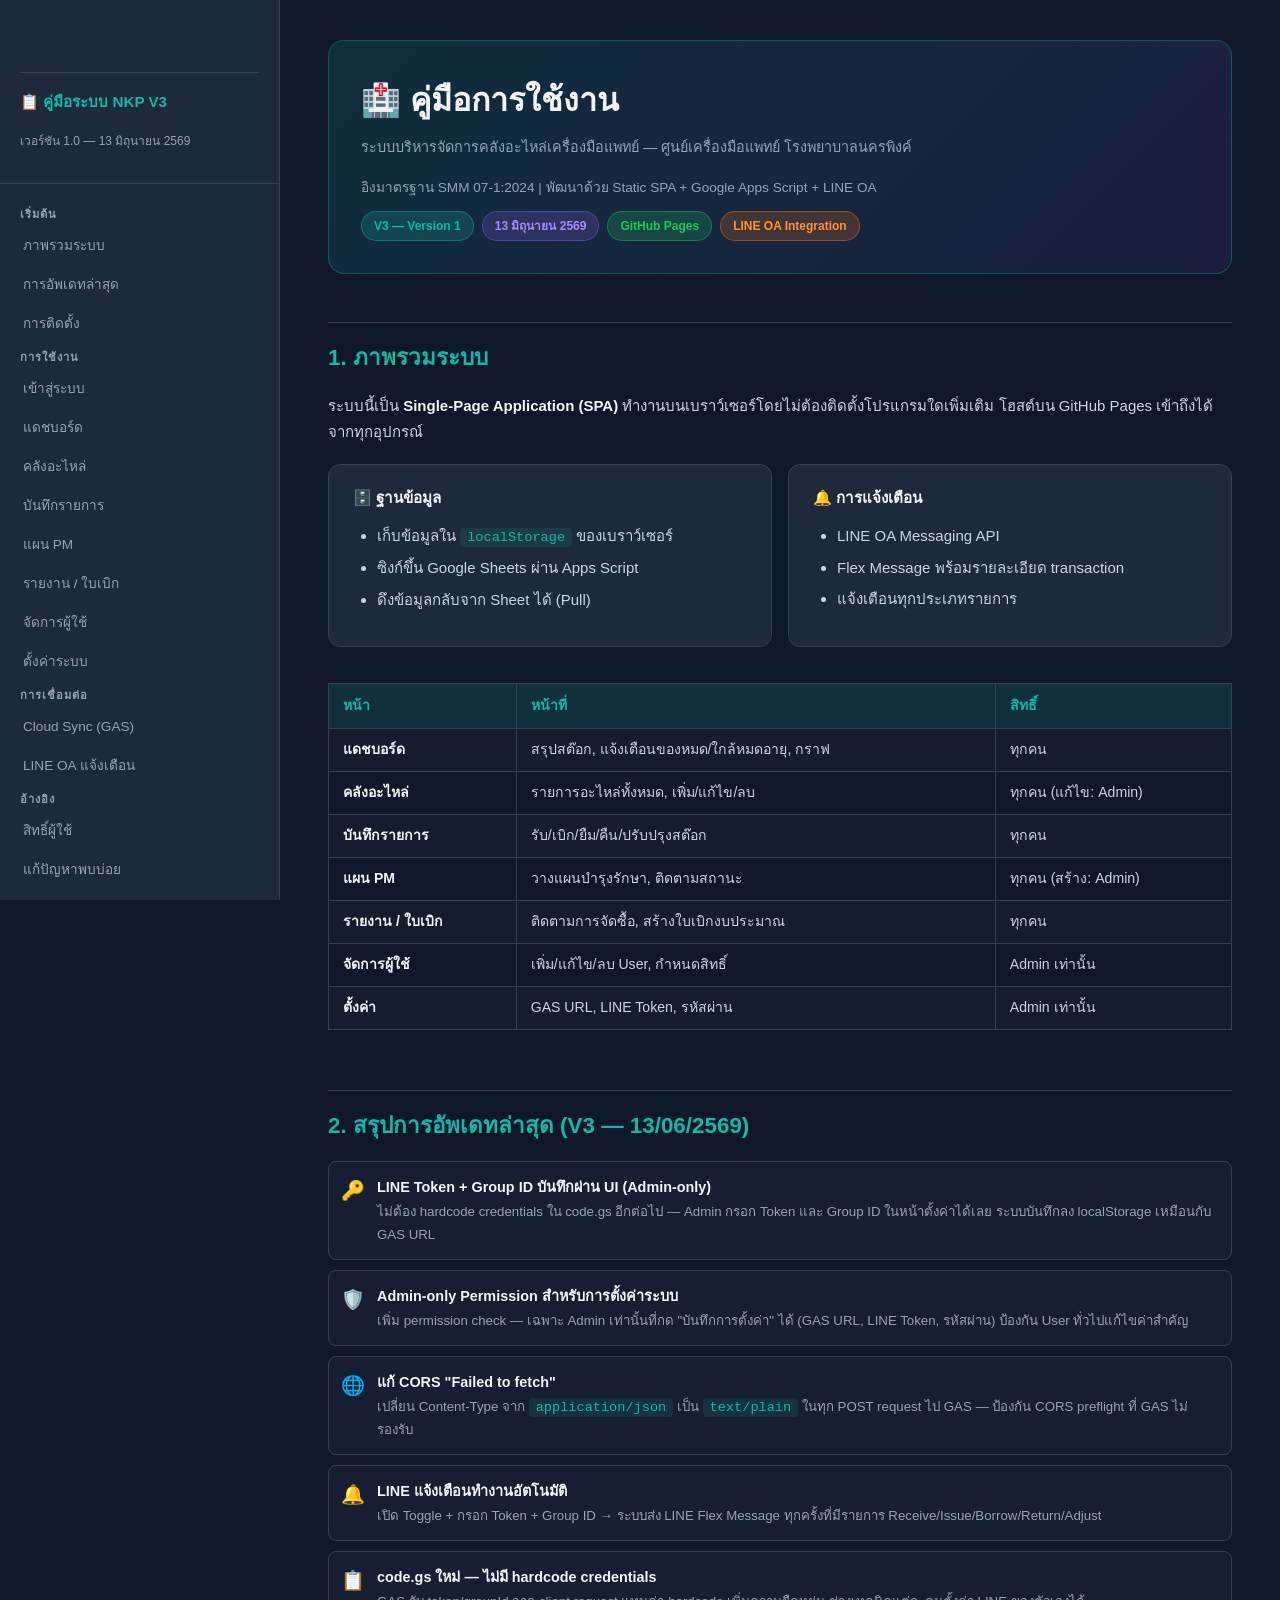
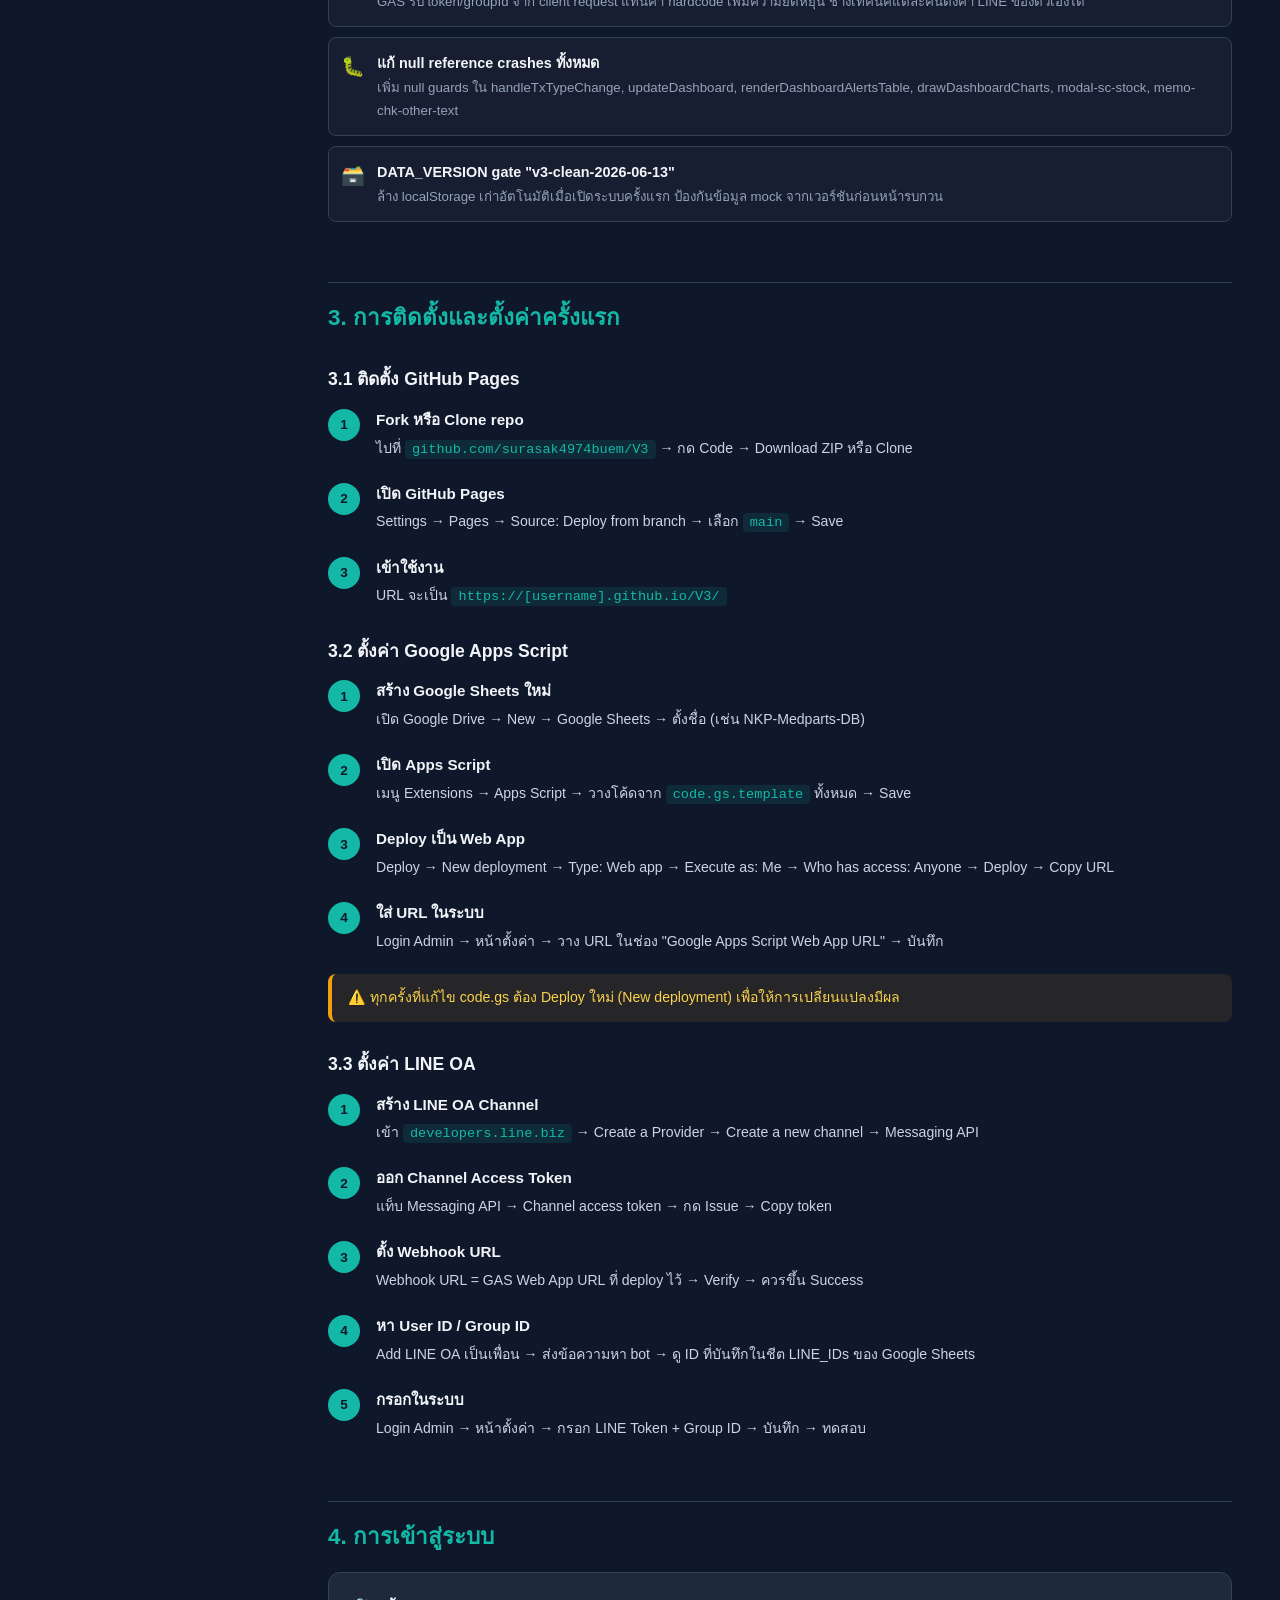
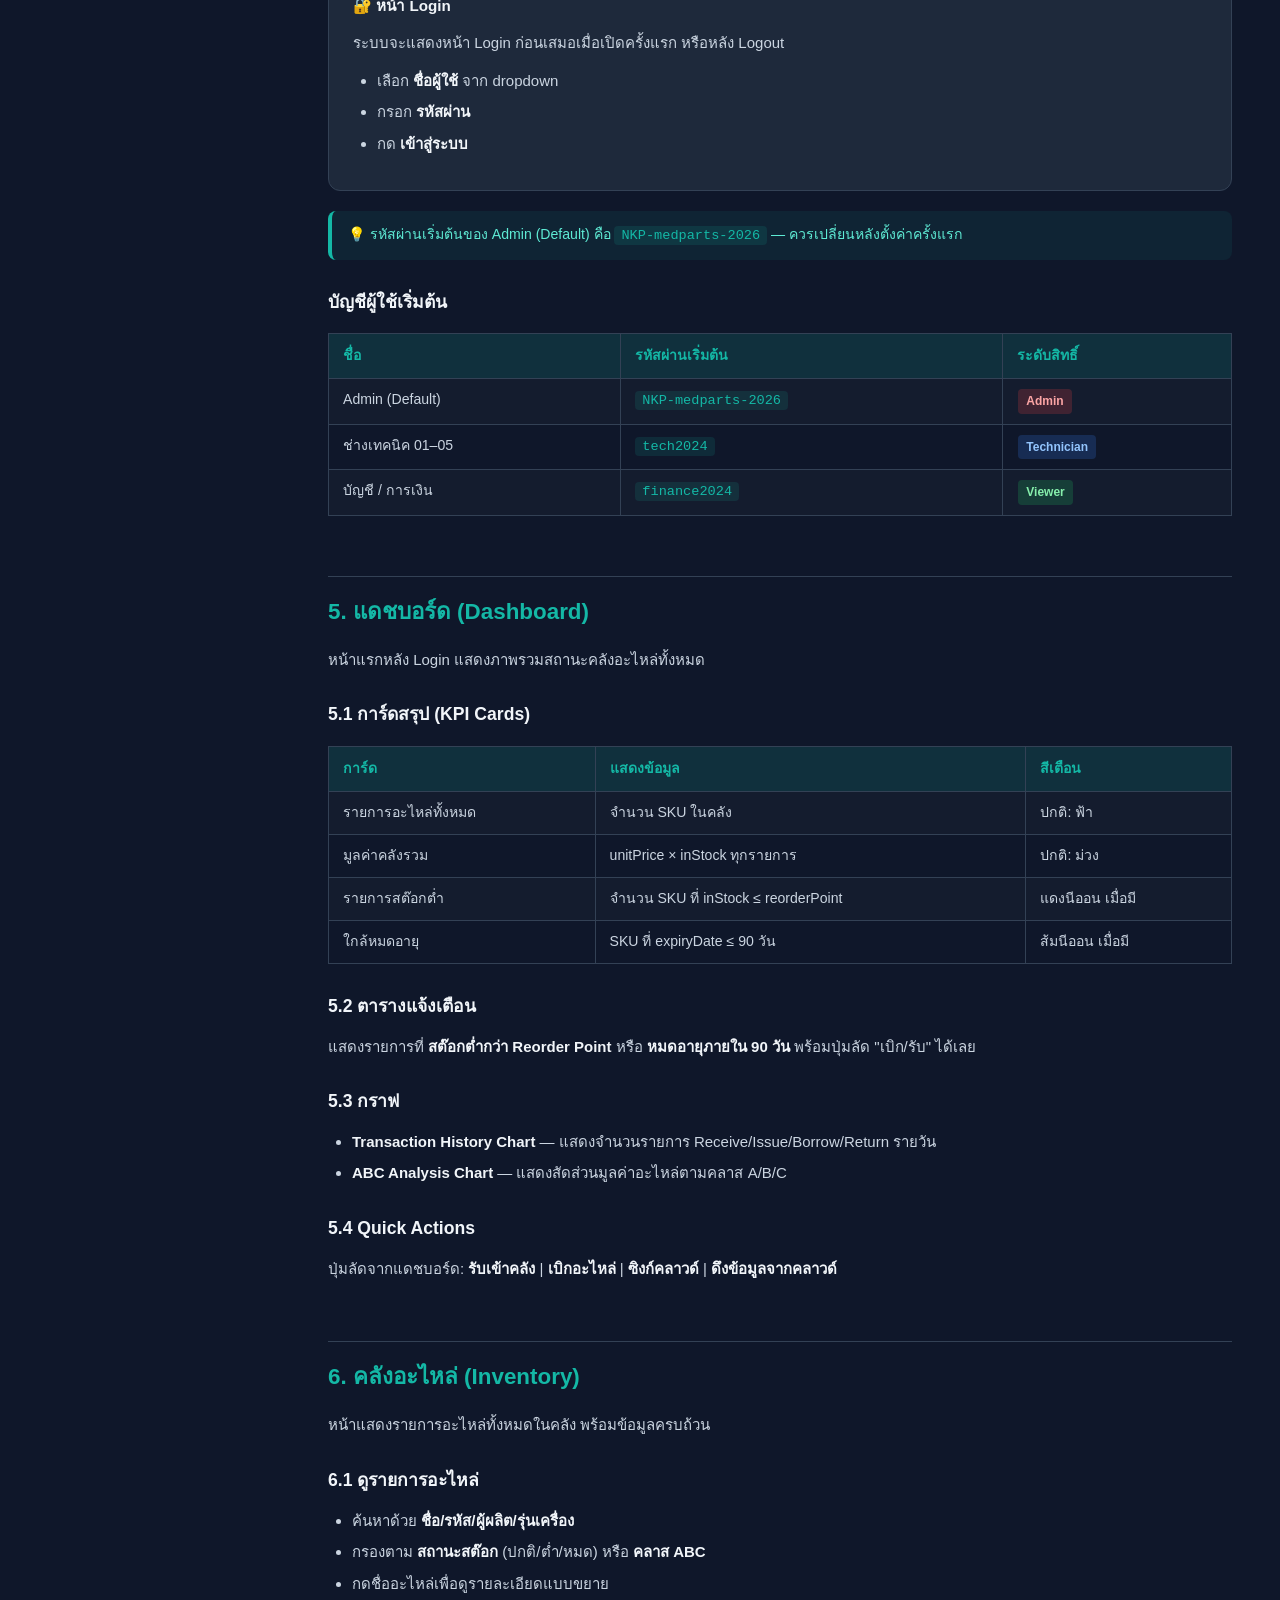
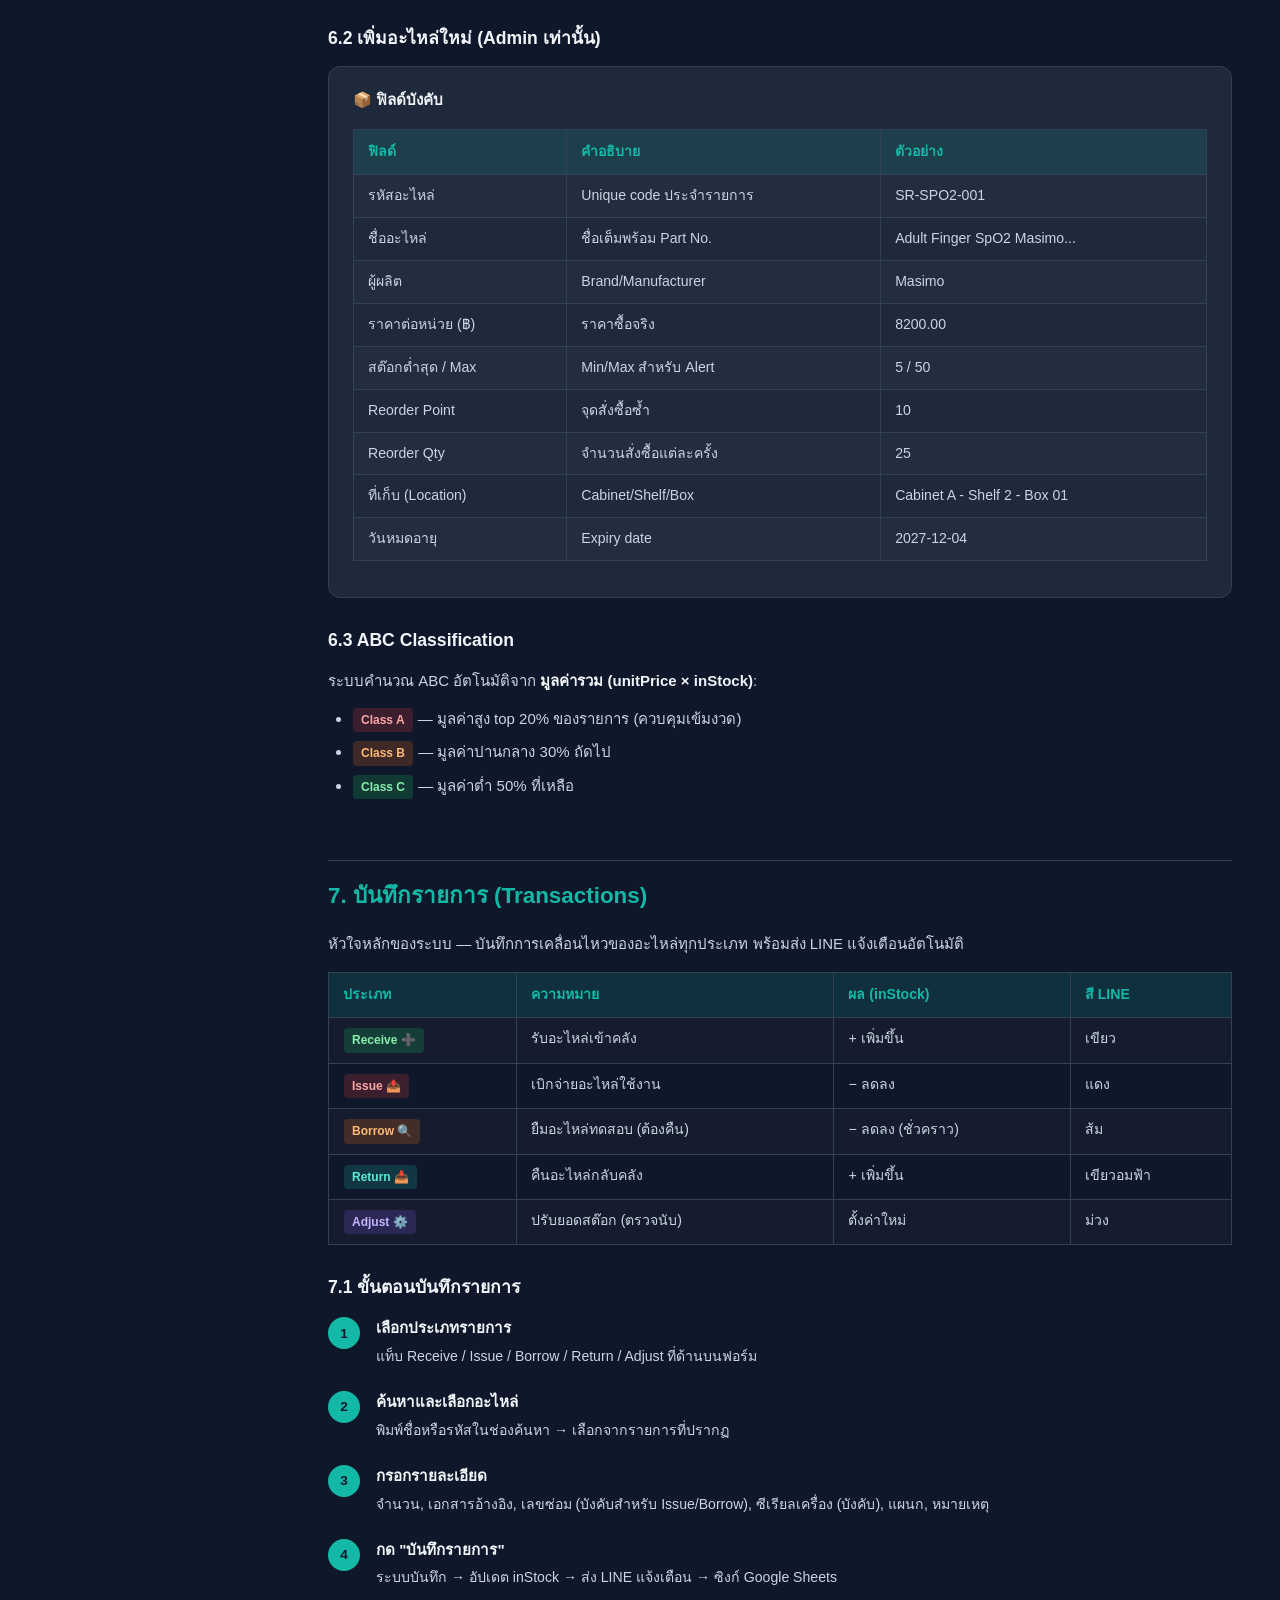
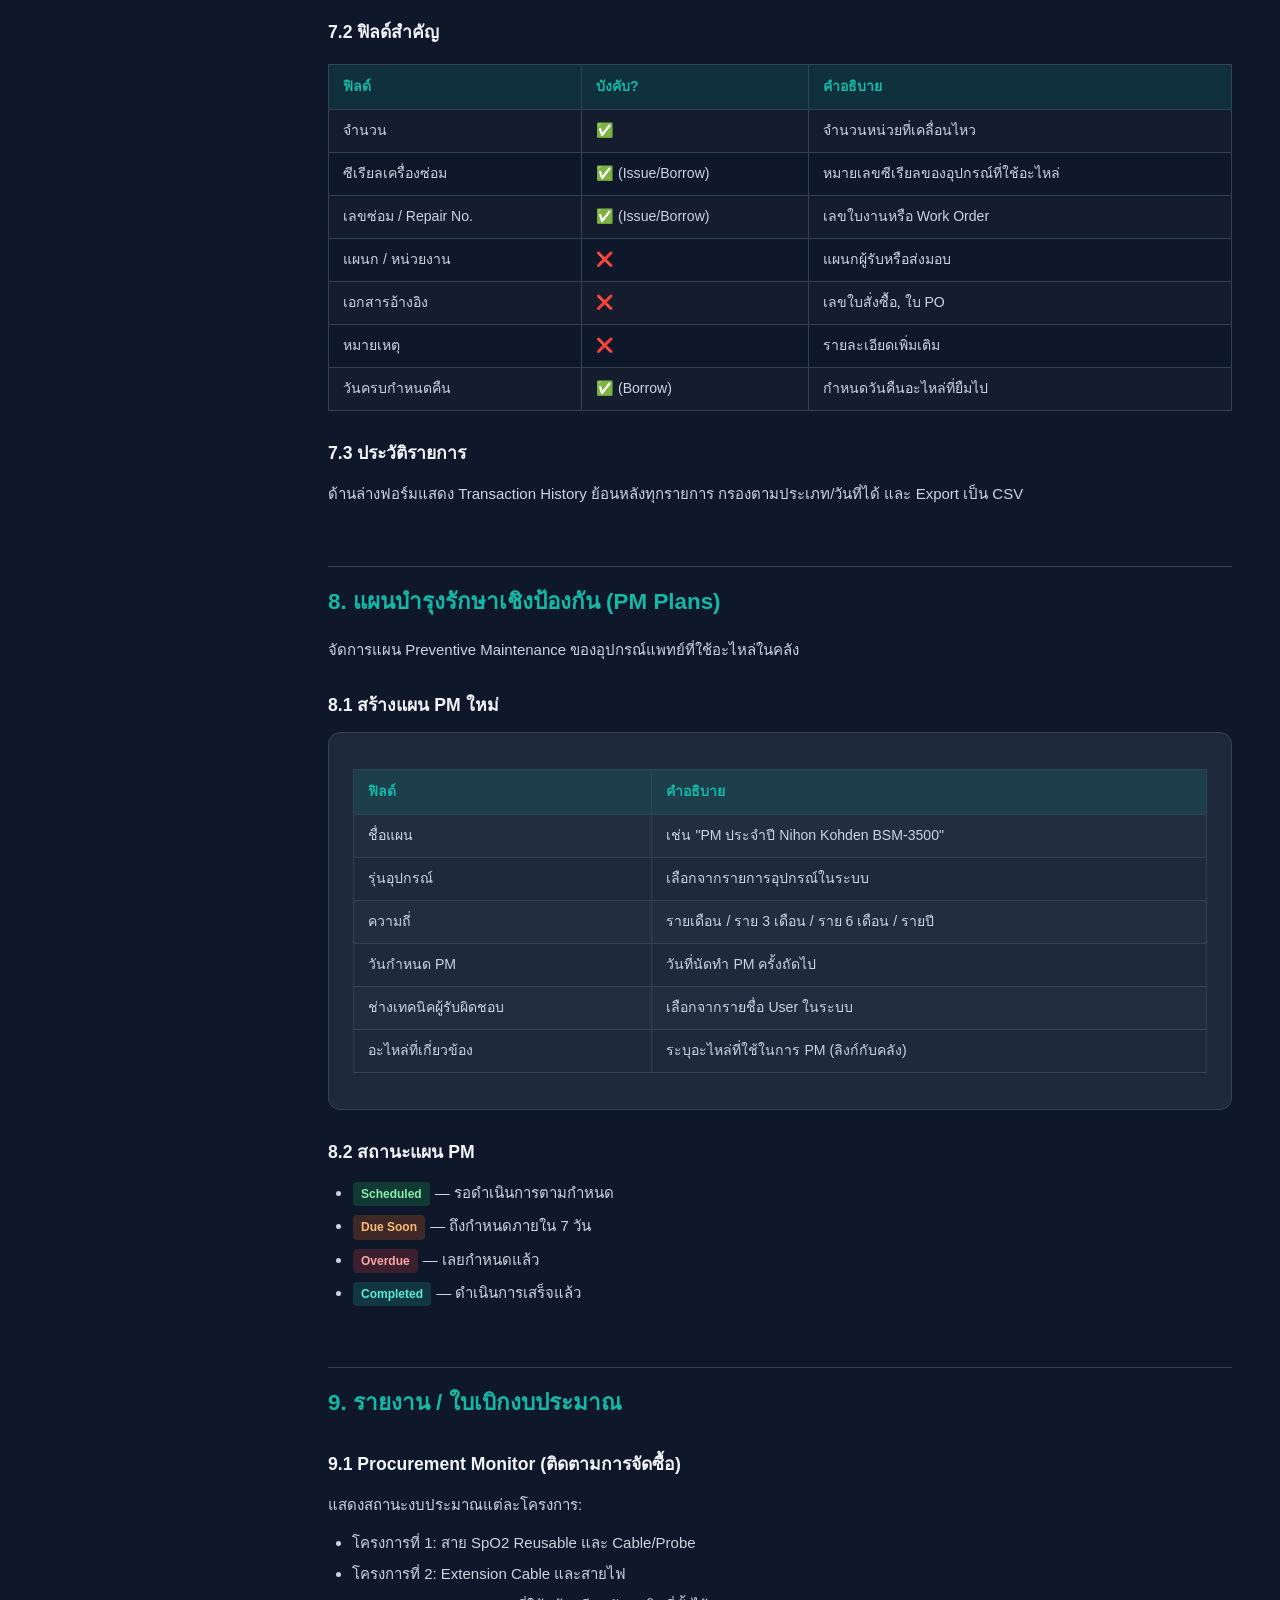
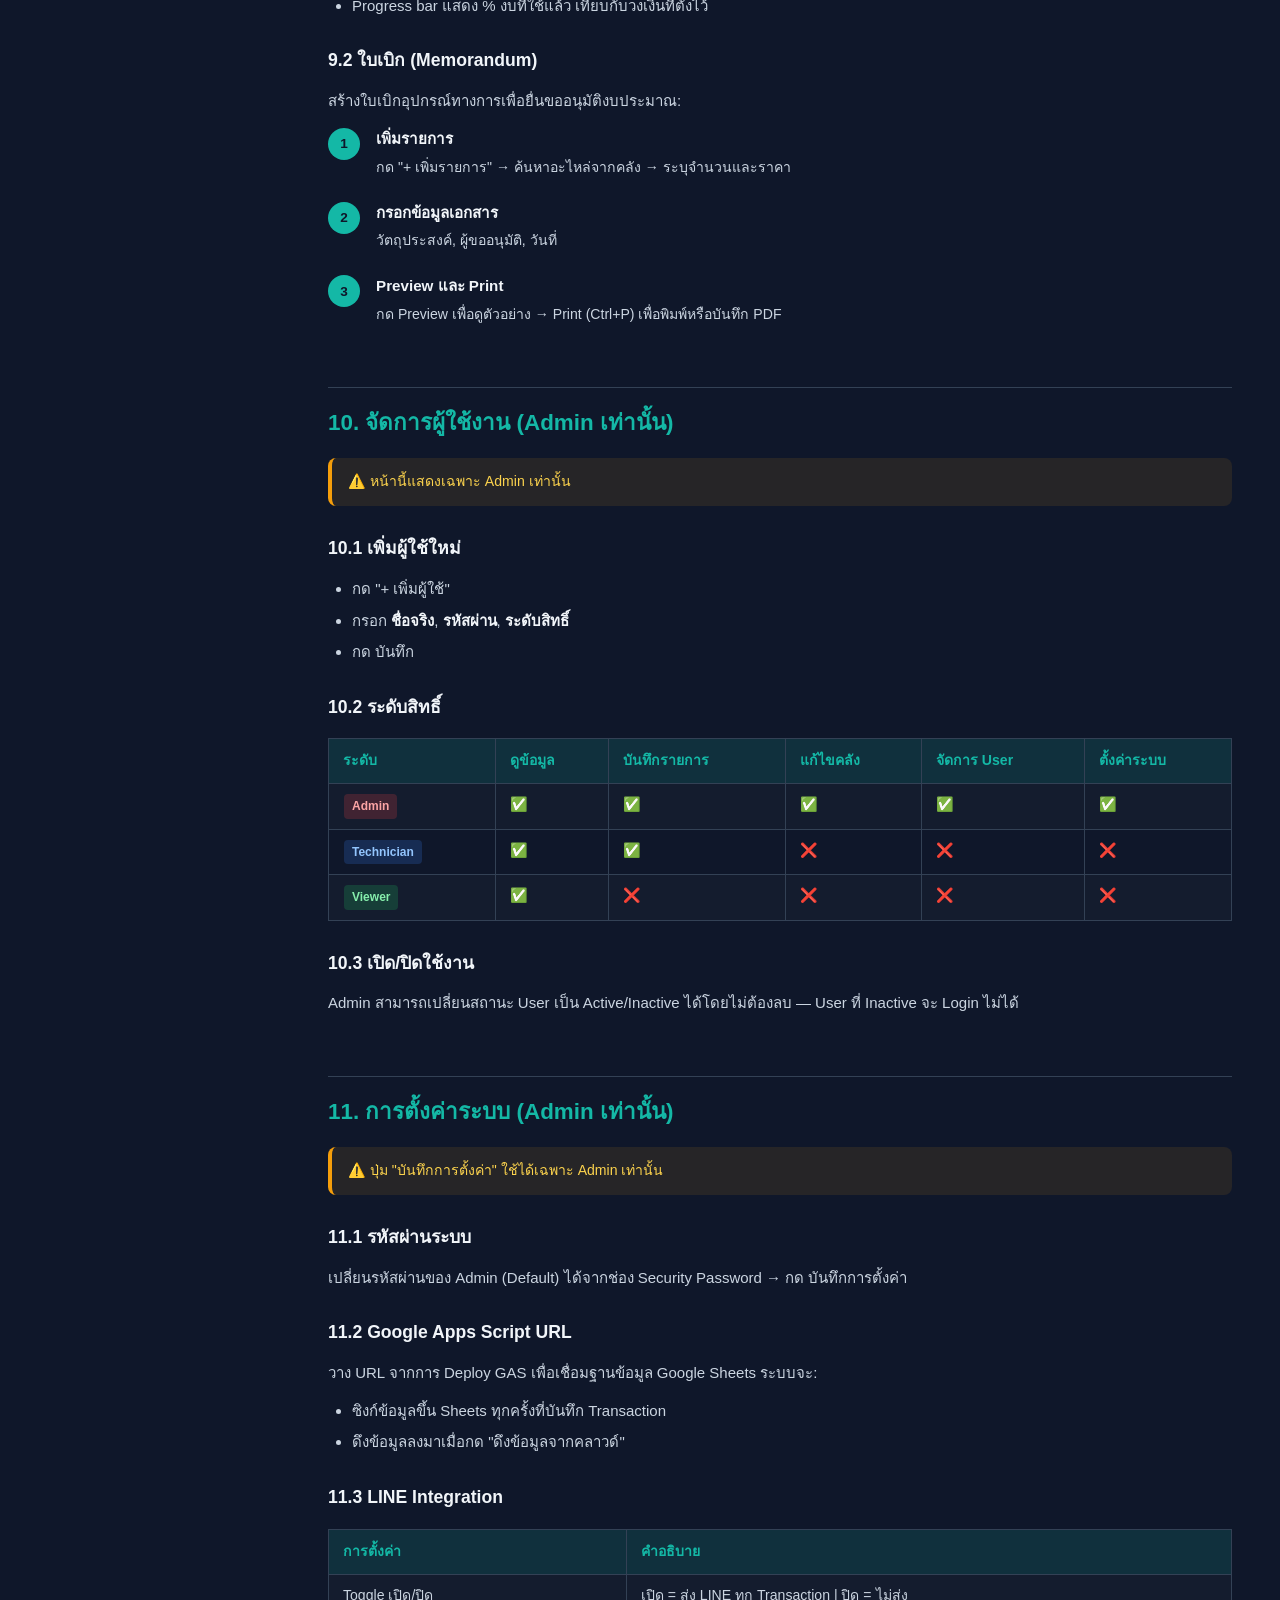
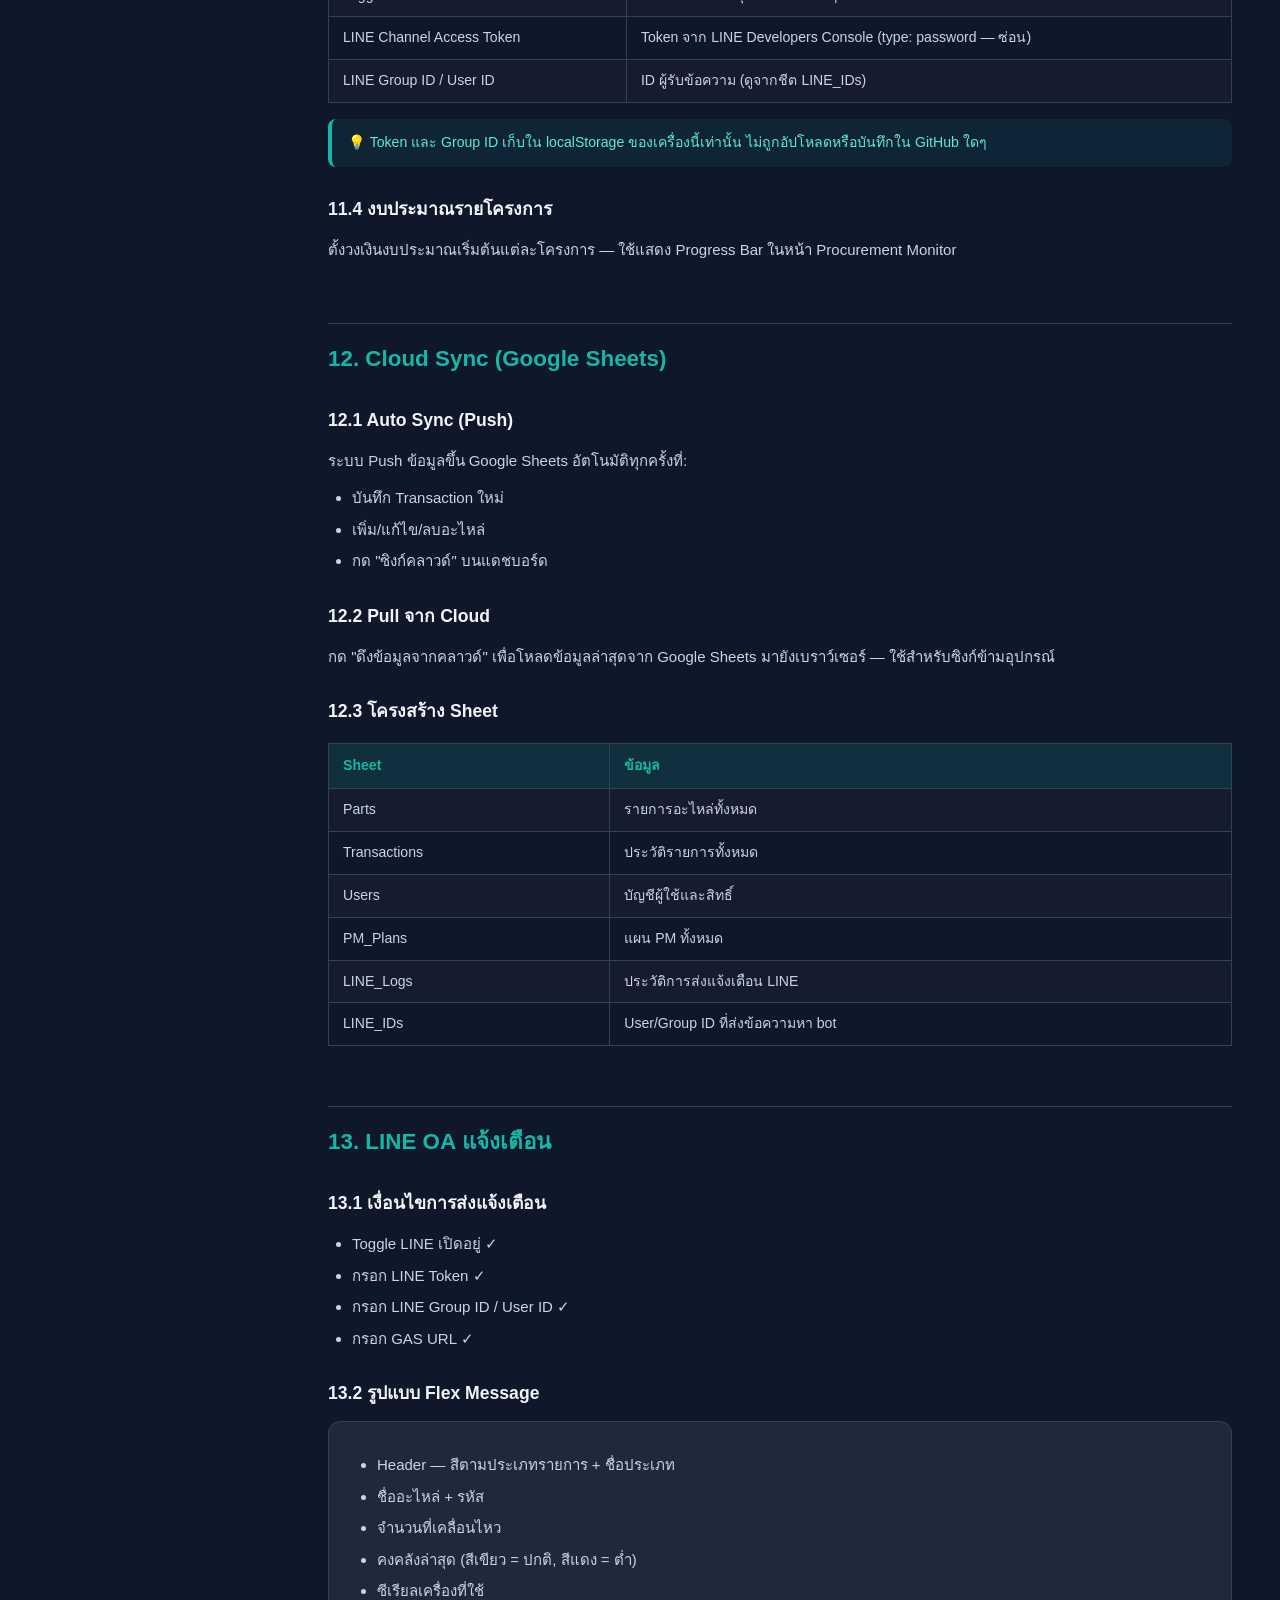
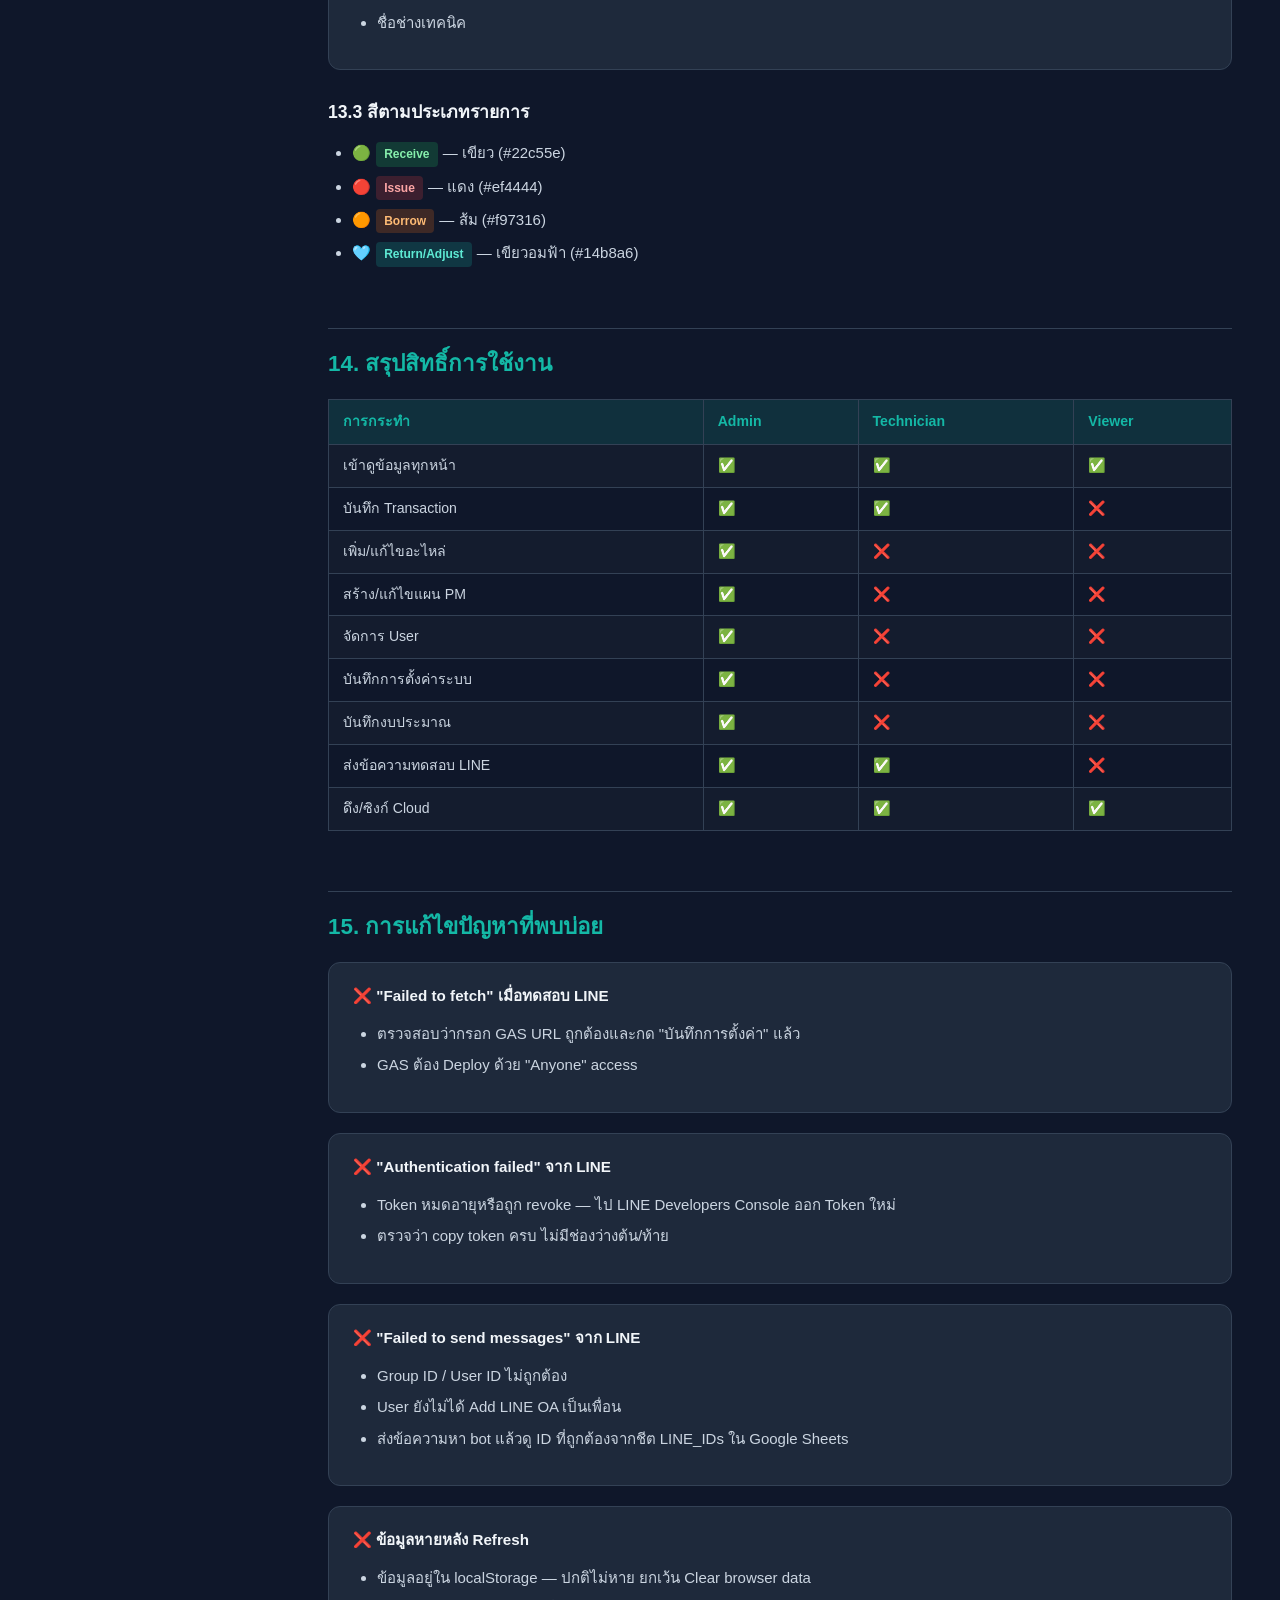
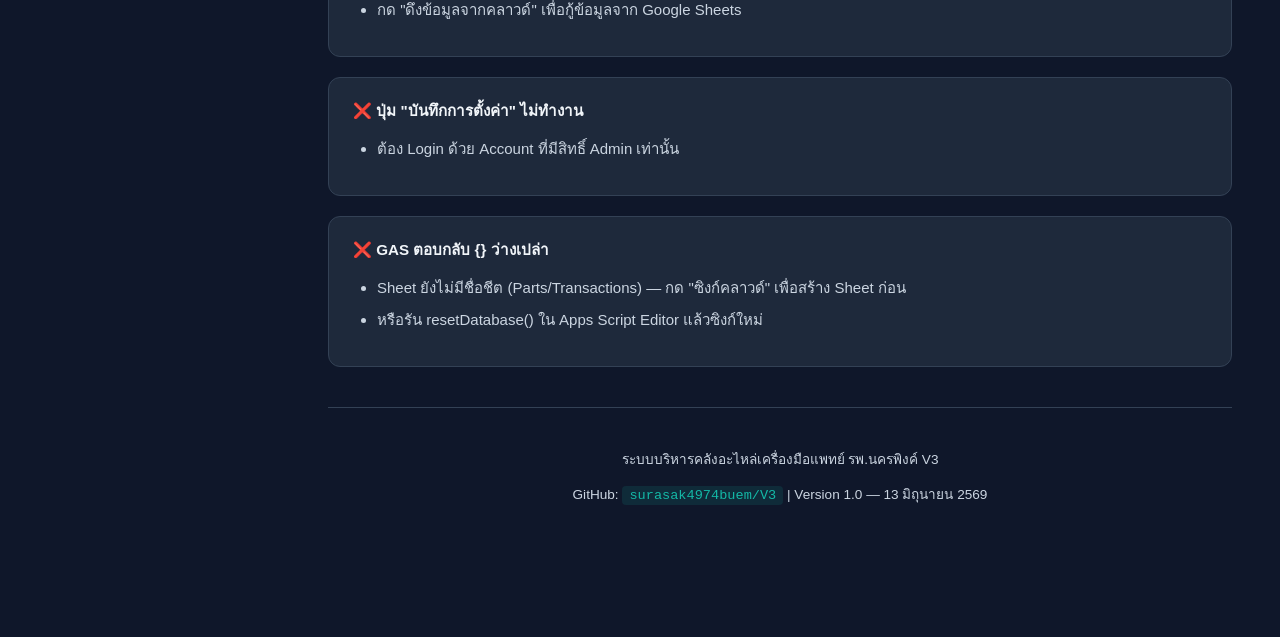
<file: MANUAL.html>
<!DOCTYPE html>
<html lang="th">
<head>
<meta charset="UTF-8">
<meta name="viewport" content="width=device-width, initial-scale=1.0">
<title>คู่มือการใช้งาน — ระบบบริหารคลังอะไหล่เครื่องมือแพทย์ รพ.นครพิงค์ V3</title>
<style>
  :root {
    --primary: #14b8a6;
    --secondary: #8b5cf6;
    --bg: #0f172a;
    --surface: #1e293b;
    --border: #334155;
    --text: #f1f5f9;
    --muted: #94a3b8;
    --success: #22c55e;
    --warning: #f59e0b;
    --danger: #ef4444;
  }
  * { box-sizing: border-box; margin: 0; padding: 0; }
  body {
    font-family: 'Segoe UI', 'Noto Sans Thai', sans-serif;
    background: var(--bg);
    color: var(--text);
    line-height: 1.7;
    font-size: 15px;
  }
  /* ─── Layout ─── */
  .layout { display: flex; min-height: 100vh; }
  .sidebar {
    width: 280px;
    background: var(--surface);
    border-right: 1px solid var(--border);
    padding: 24px 0;
    position: fixed;
    top: 0; left: 0;
    height: 100vh;
    overflow-y: auto;
    z-index: 100;
  }
  .sidebar-logo {
    padding: 0 20px 20px;
    border-bottom: 1px solid var(--border);
    margin-bottom: 16px;
  }
  .sidebar-logo h2 { font-size: 0.95rem; color: var(--primary); font-weight: 700; }
  .sidebar-logo p { font-size: 0.75rem; color: var(--muted); margin-top: 2px; }
  .nav-section { padding: 8px 20px 4px; font-size: 0.7rem; color: var(--muted); text-transform: uppercase; letter-spacing: 1px; font-weight: 600; }
  .nav-item { display: block; padding: 8px 20px; color: var(--muted); text-decoration: none; font-size: 0.85rem; transition: all 0.2s; border-left: 3px solid transparent; }
  .nav-item:hover, .nav-item.active { color: var(--primary); background: rgba(20,184,166,0.08); border-left-color: var(--primary); }
  .content { margin-left: 280px; padding: 40px 48px; max-width: 1000px; }
  /* ─── Typography ─── */
  h1 { font-size: 2rem; font-weight: 800; color: var(--text); margin-bottom: 8px; }
  h2 { font-size: 1.4rem; font-weight: 700; color: var(--primary); margin: 48px 0 16px; padding-top: 16px; border-top: 1px solid var(--border); }
  h3 { font-size: 1.1rem; font-weight: 600; color: var(--text); margin: 28px 0 12px; }
  h4 { font-size: 0.95rem; font-weight: 600; color: var(--warning); margin: 20px 0 8px; }
  p { margin-bottom: 12px; color: #cbd5e1; }
  strong { color: var(--text); }
  ul, ol { margin: 10px 0 14px 24px; color: #cbd5e1; }
  li { margin-bottom: 6px; }
  code { background: rgba(20,184,166,0.12); color: var(--primary); padding: 2px 7px; border-radius: 4px; font-family: 'Consolas', monospace; font-size: 0.85rem; }
  pre { background: #0d1117; border: 1px solid var(--border); border-radius: 8px; padding: 16px; overflow-x: auto; margin: 14px 0; }
  pre code { background: none; color: #7dd3fc; padding: 0; font-size: 0.82rem; }
  /* ─── Components ─── */
  .hero {
    background: linear-gradient(135deg, rgba(20,184,166,0.15), rgba(139,92,246,0.1));
    border: 1px solid rgba(20,184,166,0.3);
    border-radius: 16px;
    padding: 32px;
    margin-bottom: 40px;
  }
  .hero .subtitle { color: var(--muted); margin: 8px 0 16px; font-size: 0.9rem; }
  .badge-row { display: flex; flex-wrap: wrap; gap: 8px; margin-top: 12px; }
  .badge { padding: 4px 12px; border-radius: 20px; font-size: 0.75rem; font-weight: 600; }
  .badge-teal { background: rgba(20,184,166,0.2); color: var(--primary); border: 1px solid rgba(20,184,166,0.4); }
  .badge-purple { background: rgba(139,92,246,0.2); color: #a78bfa; border: 1px solid rgba(139,92,246,0.4); }
  .badge-green { background: rgba(34,197,94,0.2); color: var(--success); border: 1px solid rgba(34,197,94,0.4); }
  .badge-orange { background: rgba(249,115,22,0.2); color: #fb923c; border: 1px solid rgba(249,115,22,0.4); }
  .card {
    background: var(--surface);
    border: 1px solid var(--border);
    border-radius: 12px;
    padding: 20px 24px;
    margin-bottom: 20px;
  }
  .card-title { font-size: 0.95rem; font-weight: 700; color: var(--text); margin-bottom: 12px; display: flex; align-items: center; gap: 8px; }
  .step {
    display: flex;
    gap: 16px;
    margin-bottom: 20px;
    align-items: flex-start;
  }
  .step-num {
    min-width: 32px; height: 32px;
    background: var(--primary);
    color: #0f172a;
    border-radius: 50%;
    display: flex; align-items: center; justify-content: center;
    font-weight: 800; font-size: 0.85rem;
    flex-shrink: 0;
    margin-top: 2px;
  }
  .step-body h4 { margin: 0 0 4px; color: var(--text); font-size: 0.95rem; }
  .step-body p { margin: 0; font-size: 0.88rem; }
  .alert {
    border-radius: 8px;
    padding: 12px 16px;
    margin: 16px 0;
    font-size: 0.88rem;
    border-left: 4px solid;
  }
  .alert-warning { background: rgba(245,158,11,0.1); border-color: var(--warning); color: #fcd34d; }
  .alert-info { background: rgba(20,184,166,0.08); border-color: var(--primary); color: #5eead4; }
  .alert-danger { background: rgba(239,68,68,0.1); border-color: var(--danger); color: #fca5a5; }
  .alert-success { background: rgba(34,197,94,0.1); border-color: var(--success); color: #86efac; }
  .table-wrap { overflow-x: auto; margin: 16px 0; }
  table { width: 100%; border-collapse: collapse; font-size: 0.88rem; }
  th { background: rgba(20,184,166,0.15); color: var(--primary); padding: 10px 14px; text-align: left; font-weight: 600; border: 1px solid var(--border); }
  td { padding: 9px 14px; border: 1px solid var(--border); color: #cbd5e1; vertical-align: top; }
  tr:nth-child(even) td { background: rgba(255,255,255,0.02); }
  .tag { display: inline-block; padding: 2px 8px; border-radius: 4px; font-size: 0.75rem; font-weight: 600; margin: 1px; }
  .tag-red { background: rgba(239,68,68,0.2); color: #fca5a5; }
  .tag-green { background: rgba(34,197,94,0.2); color: #86efac; }
  .tag-blue { background: rgba(59,130,246,0.2); color: #93c5fd; }
  .tag-orange { background: rgba(249,115,22,0.2); color: #fdba74; }
  .tag-teal { background: rgba(20,184,166,0.2); color: #5eead4; }
  .tag-purple { background: rgba(139,92,246,0.2); color: #c4b5fd; }
  .two-col { display: grid; grid-template-columns: 1fr 1fr; gap: 16px; }
  .update-item {
    display: flex; gap: 12px; align-items: flex-start;
    padding: 12px; border-radius: 8px;
    background: rgba(255,255,255,0.03);
    margin-bottom: 10px;
    border: 1px solid var(--border);
  }
  .update-icon { font-size: 1.2rem; flex-shrink: 0; margin-top: 1px; }
  .update-body strong { color: var(--text); font-size: 0.9rem; }
  .update-body p { font-size: 0.83rem; color: var(--muted); margin: 2px 0 0; }
  section { margin-bottom: 60px; }
  @media(max-width:768px) { .sidebar { display:none; } .content { margin-left:0; padding: 24px 20px; } .two-col { grid-template-columns:1fr; } }
</style>
</head>
<body>
<div class="layout">

<!-- ══ SIDEBAR ══ -->
<nav class="sidebar">
  <div class="sidebar-logo">
    <h2>📋 คู่มือระบบ NKP V3</h2>
    <p>เวอร์ชัน 1.0 — 13 มิถุนายน 2569</p>
  </div>
  <span class="nav-section">เริ่มต้น</span>
  <a class="nav-item" href="#overview">ภาพรวมระบบ</a>
  <a class="nav-item" href="#updates">การอัพเดทล่าสุด</a>
  <a class="nav-item" href="#setup">การติดตั้ง</a>
  <span class="nav-section">การใช้งาน</span>
  <a class="nav-item" href="#login">เข้าสู่ระบบ</a>
  <a class="nav-item" href="#dashboard">แดชบอร์ด</a>
  <a class="nav-item" href="#inventory">คลังอะไหล่</a>
  <a class="nav-item" href="#transactions">บันทึกรายการ</a>
  <a class="nav-item" href="#pm">แผน PM</a>
  <a class="nav-item" href="#reports">รายงาน / ใบเบิก</a>
  <a class="nav-item" href="#users">จัดการผู้ใช้</a>
  <a class="nav-item" href="#settings">ตั้งค่าระบบ</a>
  <span class="nav-section">การเชื่อมต่อ</span>
  <a class="nav-item" href="#cloud">Cloud Sync (GAS)</a>
  <a class="nav-item" href="#line">LINE OA แจ้งเตือน</a>
  <span class="nav-section">อ้างอิง</span>
  <a class="nav-item" href="#roles">สิทธิ์ผู้ใช้</a>
  <a class="nav-item" href="#troubleshoot">แก้ปัญหาพบบ่อย</a>
</nav>

<!-- ══ CONTENT ══ -->
<main class="content">

  <!-- ─── HERO ─── -->
  <div class="hero">
    <h1>🏥 คู่มือการใช้งาน</h1>
    <p class="subtitle">ระบบบริหารจัดการคลังอะไหล่เครื่องมือแพทย์ — ศูนย์เครื่องมือแพทย์ โรงพยาบาลนครพิงค์</p>
    <p style="color:#94a3b8; font-size:0.85rem;">อิงมาตรฐาน SMM 07-1:2024 | พัฒนาด้วย Static SPA + Google Apps Script + LINE OA</p>
    <div class="badge-row">
      <span class="badge badge-teal">V3 — Version 1</span>
      <span class="badge badge-purple">13 มิถุนายน 2569</span>
      <span class="badge badge-green">GitHub Pages</span>
      <span class="badge badge-orange">LINE OA Integration</span>
    </div>
  </div>

  <!-- ════════════════════════════════════════ -->
  <section id="overview">
    <h2>1. ภาพรวมระบบ</h2>
    <p>ระบบนี้เป็น <strong>Single-Page Application (SPA)</strong> ทำงานบนเบราว์เซอร์โดยไม่ต้องติดตั้งโปรแกรมใดเพิ่มเติม โฮสต์บน GitHub Pages เข้าถึงได้จากทุกอุปกรณ์</p>

    <div class="two-col" style="margin-top:20px;">
      <div class="card">
        <div class="card-title">🗄️ ฐานข้อมูล</div>
        <ul>
          <li>เก็บข้อมูลใน <code>localStorage</code> ของเบราว์เซอร์</li>
          <li>ซิงก์ขึ้น Google Sheets ผ่าน Apps Script</li>
          <li>ดึงข้อมูลกลับจาก Sheet ได้ (Pull)</li>
        </ul>
      </div>
      <div class="card">
        <div class="card-title">🔔 การแจ้งเตือน</div>
        <ul>
          <li>LINE OA Messaging API</li>
          <li>Flex Message พร้อมรายละเอียด transaction</li>
          <li>แจ้งเตือนทุกประเภทรายการ</li>
        </ul>
      </div>
    </div>

    <div class="table-wrap">
      <table>
        <tr><th>หน้า</th><th>หน้าที่</th><th>สิทธิ์</th></tr>
        <tr><td><strong>แดชบอร์ด</strong></td><td>สรุปสต๊อก, แจ้งเตือนของหมด/ใกล้หมดอายุ, กราฟ</td><td>ทุกคน</td></tr>
        <tr><td><strong>คลังอะไหล่</strong></td><td>รายการอะไหล่ทั้งหมด, เพิ่ม/แก้ไข/ลบ</td><td>ทุกคน (แก้ไข: Admin)</td></tr>
        <tr><td><strong>บันทึกรายการ</strong></td><td>รับ/เบิก/ยืม/คืน/ปรับปรุงสต๊อก</td><td>ทุกคน</td></tr>
        <tr><td><strong>แผน PM</strong></td><td>วางแผนบำรุงรักษา, ติดตามสถานะ</td><td>ทุกคน (สร้าง: Admin)</td></tr>
        <tr><td><strong>รายงาน / ใบเบิก</strong></td><td>ติดตามการจัดซื้อ, สร้างใบเบิกงบประมาณ</td><td>ทุกคน</td></tr>
        <tr><td><strong>จัดการผู้ใช้</strong></td><td>เพิ่ม/แก้ไข/ลบ User, กำหนดสิทธิ์</td><td>Admin เท่านั้น</td></tr>
        <tr><td><strong>ตั้งค่า</strong></td><td>GAS URL, LINE Token, รหัสผ่าน</td><td>Admin เท่านั้น</td></tr>
      </table>
    </div>
  </section>

  <!-- ════════════════════════════════════════ -->
  <section id="updates">
    <h2>2. สรุปการอัพเดทล่าสุด (V3 — 13/06/2569)</h2>

    <div class="update-item">
      <div class="update-icon">🔑</div>
      <div class="update-body">
        <strong>LINE Token + Group ID บันทึกผ่าน UI (Admin-only)</strong>
        <p>ไม่ต้อง hardcode credentials ใน code.gs อีกต่อไป — Admin กรอก Token และ Group ID ในหน้าตั้งค่าได้เลย ระบบบันทึกลง localStorage เหมือนกับ GAS URL</p>
      </div>
    </div>
    <div class="update-item">
      <div class="update-icon">🛡️</div>
      <div class="update-body">
        <strong>Admin-only Permission สำหรับการตั้งค่าระบบ</strong>
        <p>เพิ่ม permission check — เฉพาะ Admin เท่านั้นที่กด "บันทึกการตั้งค่า" ได้ (GAS URL, LINE Token, รหัสผ่าน) ป้องกัน User ทั่วไปแก้ไขค่าสำคัญ</p>
      </div>
    </div>
    <div class="update-item">
      <div class="update-icon">🌐</div>
      <div class="update-body">
        <strong>แก้ CORS "Failed to fetch"</strong>
        <p>เปลี่ยน Content-Type จาก <code>application/json</code> เป็น <code>text/plain</code> ในทุก POST request ไป GAS — ป้องกัน CORS preflight ที่ GAS ไม่รองรับ</p>
      </div>
    </div>
    <div class="update-item">
      <div class="update-icon">🔔</div>
      <div class="update-body">
        <strong>LINE แจ้งเตือนทำงานอัตโนมัติ</strong>
        <p>เปิด Toggle + กรอก Token + Group ID → ระบบส่ง LINE Flex Message ทุกครั้งที่มีรายการ Receive/Issue/Borrow/Return/Adjust</p>
      </div>
    </div>
    <div class="update-item">
      <div class="update-icon">📋</div>
      <div class="update-body">
        <strong>code.gs ใหม่ — ไม่มี hardcode credentials</strong>
        <p>GAS รับ token/groupId จาก client request แทนค่า hardcode เพิ่มความยืดหยุ่น ช่างเทคนิคแต่ละคนตั้งค่า LINE ของตัวเองได้</p>
      </div>
    </div>
    <div class="update-item">
      <div class="update-icon">🐛</div>
      <div class="update-body">
        <strong>แก้ null reference crashes ทั้งหมด</strong>
        <p>เพิ่ม null guards ใน handleTxTypeChange, updateDashboard, renderDashboardAlertsTable, drawDashboardCharts, modal-sc-stock, memo-chk-other-text</p>
      </div>
    </div>
    <div class="update-item">
      <div class="update-icon">🗃️</div>
      <div class="update-body">
        <strong>DATA_VERSION gate "v3-clean-2026-06-13"</strong>
        <p>ล้าง localStorage เก่าอัตโนมัติเมื่อเปิดระบบครั้งแรก ป้องกันข้อมูล mock จากเวอร์ชันก่อนหน้ารบกวน</p>
      </div>
    </div>
  </section>

  <!-- ════════════════════════════════════════ -->
  <section id="setup">
    <h2>3. การติดตั้งและตั้งค่าครั้งแรก</h2>

    <h3>3.1 ติดตั้ง GitHub Pages</h3>
    <div class="step"><div class="step-num">1</div><div class="step-body"><h4>Fork หรือ Clone repo</h4><p>ไปที่ <code>github.com/surasak4974buem/V3</code> → กด Code → Download ZIP หรือ Clone</p></div></div>
    <div class="step"><div class="step-num">2</div><div class="step-body"><h4>เปิด GitHub Pages</h4><p>Settings → Pages → Source: Deploy from branch → เลือก <code>main</code> → Save</p></div></div>
    <div class="step"><div class="step-num">3</div><div class="step-body"><h4>เข้าใช้งาน</h4><p>URL จะเป็น <code>https://[username].github.io/V3/</code></p></div></div>

    <h3>3.2 ตั้งค่า Google Apps Script</h3>
    <div class="step"><div class="step-num">1</div><div class="step-body"><h4>สร้าง Google Sheets ใหม่</h4><p>เปิด Google Drive → New → Google Sheets → ตั้งชื่อ (เช่น NKP-Medparts-DB)</p></div></div>
    <div class="step"><div class="step-num">2</div><div class="step-body"><h4>เปิด Apps Script</h4><p>เมนู Extensions → Apps Script → วางโค้ดจาก <code>code.gs.template</code> ทั้งหมด → Save</p></div></div>
    <div class="step"><div class="step-num">3</div><div class="step-body"><h4>Deploy เป็น Web App</h4><p>Deploy → New deployment → Type: Web app → Execute as: Me → Who has access: Anyone → Deploy → Copy URL</p></div></div>
    <div class="step"><div class="step-num">4</div><div class="step-body"><h4>ใส่ URL ในระบบ</h4><p>Login Admin → หน้าตั้งค่า → วาง URL ในช่อง "Google Apps Script Web App URL" → บันทึก</p></div></div>

    <div class="alert alert-warning">
      ⚠️ ทุกครั้งที่แก้ไข code.gs ต้อง Deploy ใหม่ (New deployment) เพื่อให้การเปลี่ยนแปลงมีผล
    </div>

    <h3>3.3 ตั้งค่า LINE OA</h3>
    <div class="step"><div class="step-num">1</div><div class="step-body"><h4>สร้าง LINE OA Channel</h4><p>เข้า <code>developers.line.biz</code> → Create a Provider → Create a new channel → Messaging API</p></div></div>
    <div class="step"><div class="step-num">2</div><div class="step-body"><h4>ออก Channel Access Token</h4><p>แท็บ Messaging API → Channel access token → กด Issue → Copy token</p></div></div>
    <div class="step"><div class="step-num">3</div><div class="step-body"><h4>ตั้ง Webhook URL</h4><p>Webhook URL = GAS Web App URL ที่ deploy ไว้ → Verify → ควรขึ้น Success</p></div></div>
    <div class="step"><div class="step-num">4</div><div class="step-body"><h4>หา User ID / Group ID</h4><p>Add LINE OA เป็นเพื่อน → ส่งข้อความหา bot → ดู ID ที่บันทึกในชีต LINE_IDs ของ Google Sheets</p></div></div>
    <div class="step"><div class="step-num">5</div><div class="step-body"><h4>กรอกในระบบ</h4><p>Login Admin → หน้าตั้งค่า → กรอก LINE Token + Group ID → บันทึก → ทดสอบ</p></div></div>
  </section>

  <!-- ════════════════════════════════════════ -->
  <section id="login">
    <h2>4. การเข้าสู่ระบบ</h2>
    <div class="card">
      <div class="card-title">🔐 หน้า Login</div>
      <p>ระบบจะแสดงหน้า Login ก่อนเสมอเมื่อเปิดครั้งแรก หรือหลัง Logout</p>
      <ul>
        <li>เลือก <strong>ชื่อผู้ใช้</strong> จาก dropdown</li>
        <li>กรอก <strong>รหัสผ่าน</strong></li>
        <li>กด <strong>เข้าสู่ระบบ</strong></li>
      </ul>
    </div>
    <div class="alert alert-info">
      💡 รหัสผ่านเริ่มต้นของ Admin (Default) คือ <code>NKP-medparts-2026</code> — ควรเปลี่ยนหลังตั้งค่าครั้งแรก
    </div>
    <h3>บัญชีผู้ใช้เริ่มต้น</h3>
    <div class="table-wrap">
      <table>
        <tr><th>ชื่อ</th><th>รหัสผ่านเริ่มต้น</th><th>ระดับสิทธิ์</th></tr>
        <tr><td>Admin (Default)</td><td><code>NKP-medparts-2026</code></td><td><span class="tag tag-red">Admin</span></td></tr>
        <tr><td>ช่างเทคนิค 01–05</td><td><code>tech2024</code></td><td><span class="tag tag-blue">Technician</span></td></tr>
        <tr><td>บัญชี / การเงิน</td><td><code>finance2024</code></td><td><span class="tag tag-green">Viewer</span></td></tr>
      </table>
    </div>
  </section>

  <!-- ════════════════════════════════════════ -->
  <section id="dashboard">
    <h2>5. แดชบอร์ด (Dashboard)</h2>
    <p>หน้าแรกหลัง Login แสดงภาพรวมสถานะคลังอะไหล่ทั้งหมด</p>

    <h3>5.1 การ์ดสรุป (KPI Cards)</h3>
    <div class="table-wrap">
      <table>
        <tr><th>การ์ด</th><th>แสดงข้อมูล</th><th>สีเตือน</th></tr>
        <tr><td>รายการอะไหล่ทั้งหมด</td><td>จำนวน SKU ในคลัง</td><td>ปกติ: ฟ้า</td></tr>
        <tr><td>มูลค่าคลังรวม</td><td>unitPrice × inStock ทุกรายการ</td><td>ปกติ: ม่วง</td></tr>
        <tr><td>รายการสต๊อกต่ำ</td><td>จำนวน SKU ที่ inStock ≤ reorderPoint</td><td>แดงนีออน เมื่อมี</td></tr>
        <tr><td>ใกล้หมดอายุ</td><td>SKU ที่ expiryDate ≤ 90 วัน</td><td>ส้มนีออน เมื่อมี</td></tr>
      </table>
    </div>

    <h3>5.2 ตารางแจ้งเตือน</h3>
    <p>แสดงรายการที่ <strong>สต๊อกต่ำกว่า Reorder Point</strong> หรือ <strong>หมดอายุภายใน 90 วัน</strong> พร้อมปุ่มลัด "เบิก/รับ" ได้เลย</p>

    <h3>5.3 กราฟ</h3>
    <ul>
      <li><strong>Transaction History Chart</strong> — แสดงจำนวนรายการ Receive/Issue/Borrow/Return รายวัน</li>
      <li><strong>ABC Analysis Chart</strong> — แสดงสัดส่วนมูลค่าอะไหล่ตามคลาส A/B/C</li>
    </ul>

    <h3>5.4 Quick Actions</h3>
    <p>ปุ่มลัดจากแดชบอร์ด: <strong>รับเข้าคลัง</strong> | <strong>เบิกอะไหล่</strong> | <strong>ซิงก์คลาวด์</strong> | <strong>ดึงข้อมูลจากคลาวด์</strong></p>
  </section>

  <!-- ════════════════════════════════════════ -->
  <section id="inventory">
    <h2>6. คลังอะไหล่ (Inventory)</h2>
    <p>หน้าแสดงรายการอะไหล่ทั้งหมดในคลัง พร้อมข้อมูลครบถ้วน</p>

    <h3>6.1 ดูรายการอะไหล่</h3>
    <ul>
      <li>ค้นหาด้วย <strong>ชื่อ/รหัส/ผู้ผลิต/รุ่นเครื่อง</strong></li>
      <li>กรองตาม <strong>สถานะสต๊อก</strong> (ปกติ/ต่ำ/หมด) หรือ <strong>คลาส ABC</strong></li>
      <li>กดชื่ออะไหล่เพื่อดูรายละเอียดแบบขยาย</li>
    </ul>

    <h3>6.2 เพิ่มอะไหล่ใหม่ (Admin เท่านั้น)</h3>
    <div class="card">
      <div class="card-title">📦 ฟิลด์บังคับ</div>
      <div class="table-wrap">
        <table>
          <tr><th>ฟิลด์</th><th>คำอธิบาย</th><th>ตัวอย่าง</th></tr>
          <tr><td>รหัสอะไหล่</td><td>Unique code ประจำรายการ</td><td>SR-SPO2-001</td></tr>
          <tr><td>ชื่ออะไหล่</td><td>ชื่อเต็มพร้อม Part No.</td><td>Adult Finger SpO2 Masimo...</td></tr>
          <tr><td>ผู้ผลิต</td><td>Brand/Manufacturer</td><td>Masimo</td></tr>
          <tr><td>ราคาต่อหน่วย (฿)</td><td>ราคาซื้อจริง</td><td>8200.00</td></tr>
          <tr><td>สต๊อกต่ำสุด / Max</td><td>Min/Max สำหรับ Alert</td><td>5 / 50</td></tr>
          <tr><td>Reorder Point</td><td>จุดสั่งซื้อซ้ำ</td><td>10</td></tr>
          <tr><td>Reorder Qty</td><td>จำนวนสั่งซื้อแต่ละครั้ง</td><td>25</td></tr>
          <tr><td>ที่เก็บ (Location)</td><td>Cabinet/Shelf/Box</td><td>Cabinet A - Shelf 2 - Box 01</td></tr>
          <tr><td>วันหมดอายุ</td><td>Expiry date</td><td>2027-12-04</td></tr>
        </table>
      </div>
    </div>

    <h3>6.3 ABC Classification</h3>
    <p>ระบบคำนวณ ABC อัตโนมัติจาก <strong>มูลค่ารวม (unitPrice × inStock)</strong>:</p>
    <ul>
      <li><span class="tag tag-red">Class A</span> — มูลค่าสูง top 20% ของรายการ (ควบคุมเข้มงวด)</li>
      <li><span class="tag tag-orange">Class B</span> — มูลค่าปานกลาง 30% ถัดไป</li>
      <li><span class="tag tag-green">Class C</span> — มูลค่าต่ำ 50% ที่เหลือ</li>
    </ul>
  </section>

  <!-- ════════════════════════════════════════ -->
  <section id="transactions">
    <h2>7. บันทึกรายการ (Transactions)</h2>
    <p>หัวใจหลักของระบบ — บันทึกการเคลื่อนไหวของอะไหล่ทุกประเภท พร้อมส่ง LINE แจ้งเตือนอัตโนมัติ</p>

    <div class="table-wrap">
      <table>
        <tr><th>ประเภท</th><th>ความหมาย</th><th>ผล (inStock)</th><th>สี LINE</th></tr>
        <tr><td><span class="tag tag-green">Receive ➕</span></td><td>รับอะไหล่เข้าคลัง</td><td>+ เพิ่มขึ้น</td><td>เขียว</td></tr>
        <tr><td><span class="tag tag-red">Issue 📤</span></td><td>เบิกจ่ายอะไหล่ใช้งาน</td><td>− ลดลง</td><td>แดง</td></tr>
        <tr><td><span class="tag tag-orange">Borrow 🔍</span></td><td>ยืมอะไหล่ทดสอบ (ต้องคืน)</td><td>− ลดลง (ชั่วคราว)</td><td>ส้ม</td></tr>
        <tr><td><span class="tag tag-teal">Return 📥</span></td><td>คืนอะไหล่กลับคลัง</td><td>+ เพิ่มขึ้น</td><td>เขียวอมฟ้า</td></tr>
        <tr><td><span class="tag tag-purple">Adjust ⚙️</span></td><td>ปรับยอดสต๊อก (ตรวจนับ)</td><td>ตั้งค่าใหม่</td><td>ม่วง</td></tr>
      </table>
    </div>

    <h3>7.1 ขั้นตอนบันทึกรายการ</h3>
    <div class="step"><div class="step-num">1</div><div class="step-body"><h4>เลือกประเภทรายการ</h4><p>แท็บ Receive / Issue / Borrow / Return / Adjust ที่ด้านบนฟอร์ม</p></div></div>
    <div class="step"><div class="step-num">2</div><div class="step-body"><h4>ค้นหาและเลือกอะไหล่</h4><p>พิมพ์ชื่อหรือรหัสในช่องค้นหา → เลือกจากรายการที่ปรากฏ</p></div></div>
    <div class="step"><div class="step-num">3</div><div class="step-body"><h4>กรอกรายละเอียด</h4><p>จำนวน, เอกสารอ้างอิง, เลขซ่อม (บังคับสำหรับ Issue/Borrow), ซีเรียลเครื่อง (บังคับ), แผนก, หมายเหตุ</p></div></div>
    <div class="step"><div class="step-num">4</div><div class="step-body"><h4>กด "บันทึกรายการ"</h4><p>ระบบบันทึก → อัปเดต inStock → ส่ง LINE แจ้งเตือน → ซิงก์ Google Sheets</p></div></div>

    <h3>7.2 ฟิลด์สำคัญ</h3>
    <div class="table-wrap">
      <table>
        <tr><th>ฟิลด์</th><th>บังคับ?</th><th>คำอธิบาย</th></tr>
        <tr><td>จำนวน</td><td>✅</td><td>จำนวนหน่วยที่เคลื่อนไหว</td></tr>
        <tr><td>ซีเรียลเครื่องซ่อม</td><td>✅ (Issue/Borrow)</td><td>หมายเลขซีเรียลของอุปกรณ์ที่ใช้อะไหล่</td></tr>
        <tr><td>เลขซ่อม / Repair No.</td><td>✅ (Issue/Borrow)</td><td>เลขใบงานหรือ Work Order</td></tr>
        <tr><td>แผนก / หน่วยงาน</td><td>❌</td><td>แผนกผู้รับหรือส่งมอบ</td></tr>
        <tr><td>เอกสารอ้างอิง</td><td>❌</td><td>เลขใบสั่งซื้อ, ใบ PO</td></tr>
        <tr><td>หมายเหตุ</td><td>❌</td><td>รายละเอียดเพิ่มเติม</td></tr>
        <tr><td>วันครบกำหนดคืน</td><td>✅ (Borrow)</td><td>กำหนดวันคืนอะไหล่ที่ยืมไป</td></tr>
      </table>
    </div>

    <h3>7.3 ประวัติรายการ</h3>
    <p>ด้านล่างฟอร์มแสดง Transaction History ย้อนหลังทุกรายการ กรองตามประเภท/วันที่ได้ และ Export เป็น CSV</p>
  </section>

  <!-- ════════════════════════════════════════ -->
  <section id="pm">
    <h2>8. แผนบำรุงรักษาเชิงป้องกัน (PM Plans)</h2>
    <p>จัดการแผน Preventive Maintenance ของอุปกรณ์แพทย์ที่ใช้อะไหล่ในคลัง</p>

    <h3>8.1 สร้างแผน PM ใหม่</h3>
    <div class="card">
      <div class="table-wrap">
        <table>
          <tr><th>ฟิลด์</th><th>คำอธิบาย</th></tr>
          <tr><td>ชื่อแผน</td><td>เช่น "PM ประจำปี Nihon Kohden BSM-3500"</td></tr>
          <tr><td>รุ่นอุปกรณ์</td><td>เลือกจากรายการอุปกรณ์ในระบบ</td></tr>
          <tr><td>ความถี่</td><td>รายเดือน / ราย 3 เดือน / ราย 6 เดือน / รายปี</td></tr>
          <tr><td>วันกำหนด PM</td><td>วันที่นัดทำ PM ครั้งถัดไป</td></tr>
          <tr><td>ช่างเทคนิคผู้รับผิดชอบ</td><td>เลือกจากรายชื่อ User ในระบบ</td></tr>
          <tr><td>อะไหล่ที่เกี่ยวข้อง</td><td>ระบุอะไหล่ที่ใช้ในการ PM (ลิงก์กับคลัง)</td></tr>
        </table>
      </div>
    </div>

    <h3>8.2 สถานะแผน PM</h3>
    <ul>
      <li><span class="tag tag-green">Scheduled</span> — รอดำเนินการตามกำหนด</li>
      <li><span class="tag tag-orange">Due Soon</span> — ถึงกำหนดภายใน 7 วัน</li>
      <li><span class="tag tag-red">Overdue</span> — เลยกำหนดแล้ว</li>
      <li><span class="tag tag-teal">Completed</span> — ดำเนินการเสร็จแล้ว</li>
    </ul>
  </section>

  <!-- ════════════════════════════════════════ -->
  <section id="reports">
    <h2>9. รายงาน / ใบเบิกงบประมาณ</h2>

    <h3>9.1 Procurement Monitor (ติดตามการจัดซื้อ)</h3>
    <p>แสดงสถานะงบประมาณแต่ละโครงการ:</p>
    <ul>
      <li>โครงการที่ 1: สาย SpO2 Reusable และ Cable/Probe</li>
      <li>โครงการที่ 2: Extension Cable และสายไฟ</li>
      <li>Progress bar แสดง % งบที่ใช้แล้ว เทียบกับวงเงินที่ตั้งไว้</li>
    </ul>

    <h3>9.2 ใบเบิก (Memorandum)</h3>
    <p>สร้างใบเบิกอุปกรณ์ทางการเพื่อยื่นขออนุมัติงบประมาณ:</p>
    <div class="step"><div class="step-num">1</div><div class="step-body"><h4>เพิ่มรายการ</h4><p>กด "+ เพิ่มรายการ" → ค้นหาอะไหล่จากคลัง → ระบุจำนวนและราคา</p></div></div>
    <div class="step"><div class="step-num">2</div><div class="step-body"><h4>กรอกข้อมูลเอกสาร</h4><p>วัตถุประสงค์, ผู้ขออนุมัติ, วันที่</p></div></div>
    <div class="step"><div class="step-num">3</div><div class="step-body"><h4>Preview และ Print</h4><p>กด Preview เพื่อดูตัวอย่าง → Print (Ctrl+P) เพื่อพิมพ์หรือบันทึก PDF</p></div></div>
  </section>

  <!-- ════════════════════════════════════════ -->
  <section id="users">
    <h2>10. จัดการผู้ใช้งาน (Admin เท่านั้น)</h2>

    <div class="alert alert-warning">⚠️ หน้านี้แสดงเฉพาะ Admin เท่านั้น</div>

    <h3>10.1 เพิ่มผู้ใช้ใหม่</h3>
    <ul>
      <li>กด "+ เพิ่มผู้ใช้"</li>
      <li>กรอก <strong>ชื่อจริง</strong>, <strong>รหัสผ่าน</strong>, <strong>ระดับสิทธิ์</strong></li>
      <li>กด บันทึก</li>
    </ul>

    <h3>10.2 ระดับสิทธิ์</h3>
    <div class="table-wrap">
      <table>
        <tr><th>ระดับ</th><th>ดูข้อมูล</th><th>บันทึกรายการ</th><th>แก้ไขคลัง</th><th>จัดการ User</th><th>ตั้งค่าระบบ</th></tr>
        <tr><td><span class="tag tag-red">Admin</span></td><td>✅</td><td>✅</td><td>✅</td><td>✅</td><td>✅</td></tr>
        <tr><td><span class="tag tag-blue">Technician</span></td><td>✅</td><td>✅</td><td>❌</td><td>❌</td><td>❌</td></tr>
        <tr><td><span class="tag tag-green">Viewer</span></td><td>✅</td><td>❌</td><td>❌</td><td>❌</td><td>❌</td></tr>
      </table>
    </div>

    <h3>10.3 เปิด/ปิดใช้งาน</h3>
    <p>Admin สามารถเปลี่ยนสถานะ User เป็น Active/Inactive ได้โดยไม่ต้องลบ — User ที่ Inactive จะ Login ไม่ได้</p>
  </section>

  <!-- ════════════════════════════════════════ -->
  <section id="settings">
    <h2>11. การตั้งค่าระบบ (Admin เท่านั้น)</h2>

    <div class="alert alert-warning">⚠️ ปุ่ม "บันทึกการตั้งค่า" ใช้ได้เฉพาะ Admin เท่านั้น</div>

    <h3>11.1 รหัสผ่านระบบ</h3>
    <p>เปลี่ยนรหัสผ่านของ Admin (Default) ได้จากช่อง Security Password → กด บันทึกการตั้งค่า</p>

    <h3>11.2 Google Apps Script URL</h3>
    <p>วาง URL จากการ Deploy GAS เพื่อเชื่อมฐานข้อมูล Google Sheets ระบบจะ:</p>
    <ul>
      <li>ซิงก์ข้อมูลขึ้น Sheets ทุกครั้งที่บันทึก Transaction</li>
      <li>ดึงข้อมูลลงมาเมื่อกด "ดึงข้อมูลจากคลาวด์"</li>
    </ul>

    <h3>11.3 LINE Integration</h3>
    <div class="table-wrap">
      <table>
        <tr><th>การตั้งค่า</th><th>คำอธิบาย</th></tr>
        <tr><td>Toggle เปิด/ปิด</td><td>เปิด = ส่ง LINE ทุก Transaction | ปิด = ไม่ส่ง</td></tr>
        <tr><td>LINE Channel Access Token</td><td>Token จาก LINE Developers Console (type: password — ซ่อน)</td></tr>
        <tr><td>LINE Group ID / User ID</td><td>ID ผู้รับข้อความ (ดูจากชีต LINE_IDs)</td></tr>
      </table>
    </div>
    <div class="alert alert-info">
      💡 Token และ Group ID เก็บใน localStorage ของเครื่องนี้เท่านั้น ไม่ถูกอัปโหลดหรือบันทึกใน GitHub ใดๆ
    </div>

    <h3>11.4 งบประมาณรายโครงการ</h3>
    <p>ตั้งวงเงินงบประมาณเริ่มต้นแต่ละโครงการ — ใช้แสดง Progress Bar ในหน้า Procurement Monitor</p>
  </section>

  <!-- ════════════════════════════════════════ -->
  <section id="cloud">
    <h2>12. Cloud Sync (Google Sheets)</h2>

    <h3>12.1 Auto Sync (Push)</h3>
    <p>ระบบ Push ข้อมูลขึ้น Google Sheets อัตโนมัติทุกครั้งที่:</p>
    <ul>
      <li>บันทึก Transaction ใหม่</li>
      <li>เพิ่ม/แก้ไข/ลบอะไหล่</li>
      <li>กด "ซิงก์คลาวด์" บนแดชบอร์ด</li>
    </ul>

    <h3>12.2 Pull จาก Cloud</h3>
    <p>กด "ดึงข้อมูลจากคลาวด์" เพื่อโหลดข้อมูลล่าสุดจาก Google Sheets มายังเบราว์เซอร์ — ใช้สำหรับซิงก์ข้ามอุปกรณ์</p>

    <h3>12.3 โครงสร้าง Sheet</h3>
    <div class="table-wrap">
      <table>
        <tr><th>Sheet</th><th>ข้อมูล</th></tr>
        <tr><td>Parts</td><td>รายการอะไหล่ทั้งหมด</td></tr>
        <tr><td>Transactions</td><td>ประวัติรายการทั้งหมด</td></tr>
        <tr><td>Users</td><td>บัญชีผู้ใช้และสิทธิ์</td></tr>
        <tr><td>PM_Plans</td><td>แผน PM ทั้งหมด</td></tr>
        <tr><td>LINE_Logs</td><td>ประวัติการส่งแจ้งเตือน LINE</td></tr>
        <tr><td>LINE_IDs</td><td>User/Group ID ที่ส่งข้อความหา bot</td></tr>
      </table>
    </div>
  </section>

  <!-- ════════════════════════════════════════ -->
  <section id="line">
    <h2>13. LINE OA แจ้งเตือน</h2>

    <h3>13.1 เงื่อนไขการส่งแจ้งเตือน</h3>
    <ul>
      <li>Toggle LINE เปิดอยู่ ✓</li>
      <li>กรอก LINE Token ✓</li>
      <li>กรอก LINE Group ID / User ID ✓</li>
      <li>กรอก GAS URL ✓</li>
    </ul>

    <h3>13.2 รูปแบบ Flex Message</h3>
    <div class="card">
      <ul>
        <li>Header — สีตามประเภทรายการ + ชื่อประเภท</li>
        <li>ชื่ออะไหล่ + รหัส</li>
        <li>จำนวนที่เคลื่อนไหว</li>
        <li>คงคลังล่าสุด (สีเขียว = ปกติ, สีแดง = ต่ำ)</li>
        <li>ซีเรียลเครื่องที่ใช้</li>
        <li>ชื่อช่างเทคนิค</li>
      </ul>
    </div>

    <h3>13.3 สีตามประเภทรายการ</h3>
    <ul>
      <li>🟢 <span class="tag tag-green">Receive</span> — เขียว (#22c55e)</li>
      <li>🔴 <span class="tag tag-red">Issue</span> — แดง (#ef4444)</li>
      <li>🟠 <span class="tag tag-orange">Borrow</span> — ส้ม (#f97316)</li>
      <li>🩵 <span class="tag tag-teal">Return/Adjust</span> — เขียวอมฟ้า (#14b8a6)</li>
    </ul>
  </section>

  <!-- ════════════════════════════════════════ -->
  <section id="roles">
    <h2>14. สรุปสิทธิ์การใช้งาน</h2>
    <div class="table-wrap">
      <table>
        <tr><th>การกระทำ</th><th>Admin</th><th>Technician</th><th>Viewer</th></tr>
        <tr><td>เข้าดูข้อมูลทุกหน้า</td><td>✅</td><td>✅</td><td>✅</td></tr>
        <tr><td>บันทึก Transaction</td><td>✅</td><td>✅</td><td>❌</td></tr>
        <tr><td>เพิ่ม/แก้ไขอะไหล่</td><td>✅</td><td>❌</td><td>❌</td></tr>
        <tr><td>สร้าง/แก้ไขแผน PM</td><td>✅</td><td>❌</td><td>❌</td></tr>
        <tr><td>จัดการ User</td><td>✅</td><td>❌</td><td>❌</td></tr>
        <tr><td>บันทึกการตั้งค่าระบบ</td><td>✅</td><td>❌</td><td>❌</td></tr>
        <tr><td>บันทึกงบประมาณ</td><td>✅</td><td>❌</td><td>❌</td></tr>
        <tr><td>ส่งข้อความทดสอบ LINE</td><td>✅</td><td>✅</td><td>❌</td></tr>
        <tr><td>ดึง/ซิงก์ Cloud</td><td>✅</td><td>✅</td><td>✅</td></tr>
      </table>
    </div>
  </section>

  <!-- ════════════════════════════════════════ -->
  <section id="troubleshoot">
    <h2>15. การแก้ไขปัญหาที่พบบ่อย</h2>

    <div class="card">
      <div class="card-title">❌ "Failed to fetch" เมื่อทดสอบ LINE</div>
      <ul>
        <li>ตรวจสอบว่ากรอก GAS URL ถูกต้องและกด "บันทึกการตั้งค่า" แล้ว</li>
        <li>GAS ต้อง Deploy ด้วย "Anyone" access</li>
      </ul>
    </div>

    <div class="card">
      <div class="card-title">❌ "Authentication failed" จาก LINE</div>
      <ul>
        <li>Token หมดอายุหรือถูก revoke — ไป LINE Developers Console ออก Token ใหม่</li>
        <li>ตรวจว่า copy token ครบ ไม่มีช่องว่างต้น/ท้าย</li>
      </ul>
    </div>

    <div class="card">
      <div class="card-title">❌ "Failed to send messages" จาก LINE</div>
      <ul>
        <li>Group ID / User ID ไม่ถูกต้อง</li>
        <li>User ยังไม่ได้ Add LINE OA เป็นเพื่อน</li>
        <li>ส่งข้อความหา bot แล้วดู ID ที่ถูกต้องจากชีต LINE_IDs ใน Google Sheets</li>
      </ul>
    </div>

    <div class="card">
      <div class="card-title">❌ ข้อมูลหายหลัง Refresh</div>
      <ul>
        <li>ข้อมูลอยู่ใน localStorage — ปกติไม่หาย ยกเว้น Clear browser data</li>
        <li>กด "ดึงข้อมูลจากคลาวด์" เพื่อกู้ข้อมูลจาก Google Sheets</li>
      </ul>
    </div>

    <div class="card">
      <div class="card-title">❌ ปุ่ม "บันทึกการตั้งค่า" ไม่ทำงาน</div>
      <ul>
        <li>ต้อง Login ด้วย Account ที่มีสิทธิ์ Admin เท่านั้น</li>
      </ul>
    </div>

    <div class="card">
      <div class="card-title">❌ GAS ตอบกลับ {} ว่างเปล่า</div>
      <ul>
        <li>Sheet ยังไม่มีชื่อชีต (Parts/Transactions) — กด "ซิงก์คลาวด์" เพื่อสร้าง Sheet ก่อน</li>
        <li>หรือรัน resetDatabase() ใน Apps Script Editor แล้วซิงก์ใหม่</li>
      </ul>
    </div>

    <div style="text-align:center; padding: 40px 0 20px; color: var(--muted); font-size:0.85rem; border-top: 1px solid var(--border); margin-top: 40px;">
      <p>ระบบบริหารคลังอะไหล่เครื่องมือแพทย์ รพ.นครพิงค์ V3</p>
      <p>GitHub: <code>surasak4974buem/V3</code> | Version 1.0 — 13 มิถุนายน 2569</p>
    </div>
  </section>

</main>
</div>

<script>
  // Highlight active nav item on scroll
  const sections = document.querySelectorAll('section[id]');
  const navItems = document.querySelectorAll('.nav-item');
  window.addEventListener('scroll', () => {
    let current = '';
    sections.forEach(s => { if (window.scrollY >= s.offsetTop - 80) current = s.id; });
    navItems.forEach(n => {
      n.classList.toggle('active', n.getAttribute('href') === '#' + current);
    });
  });
</script>
</body>
</html>
</file>
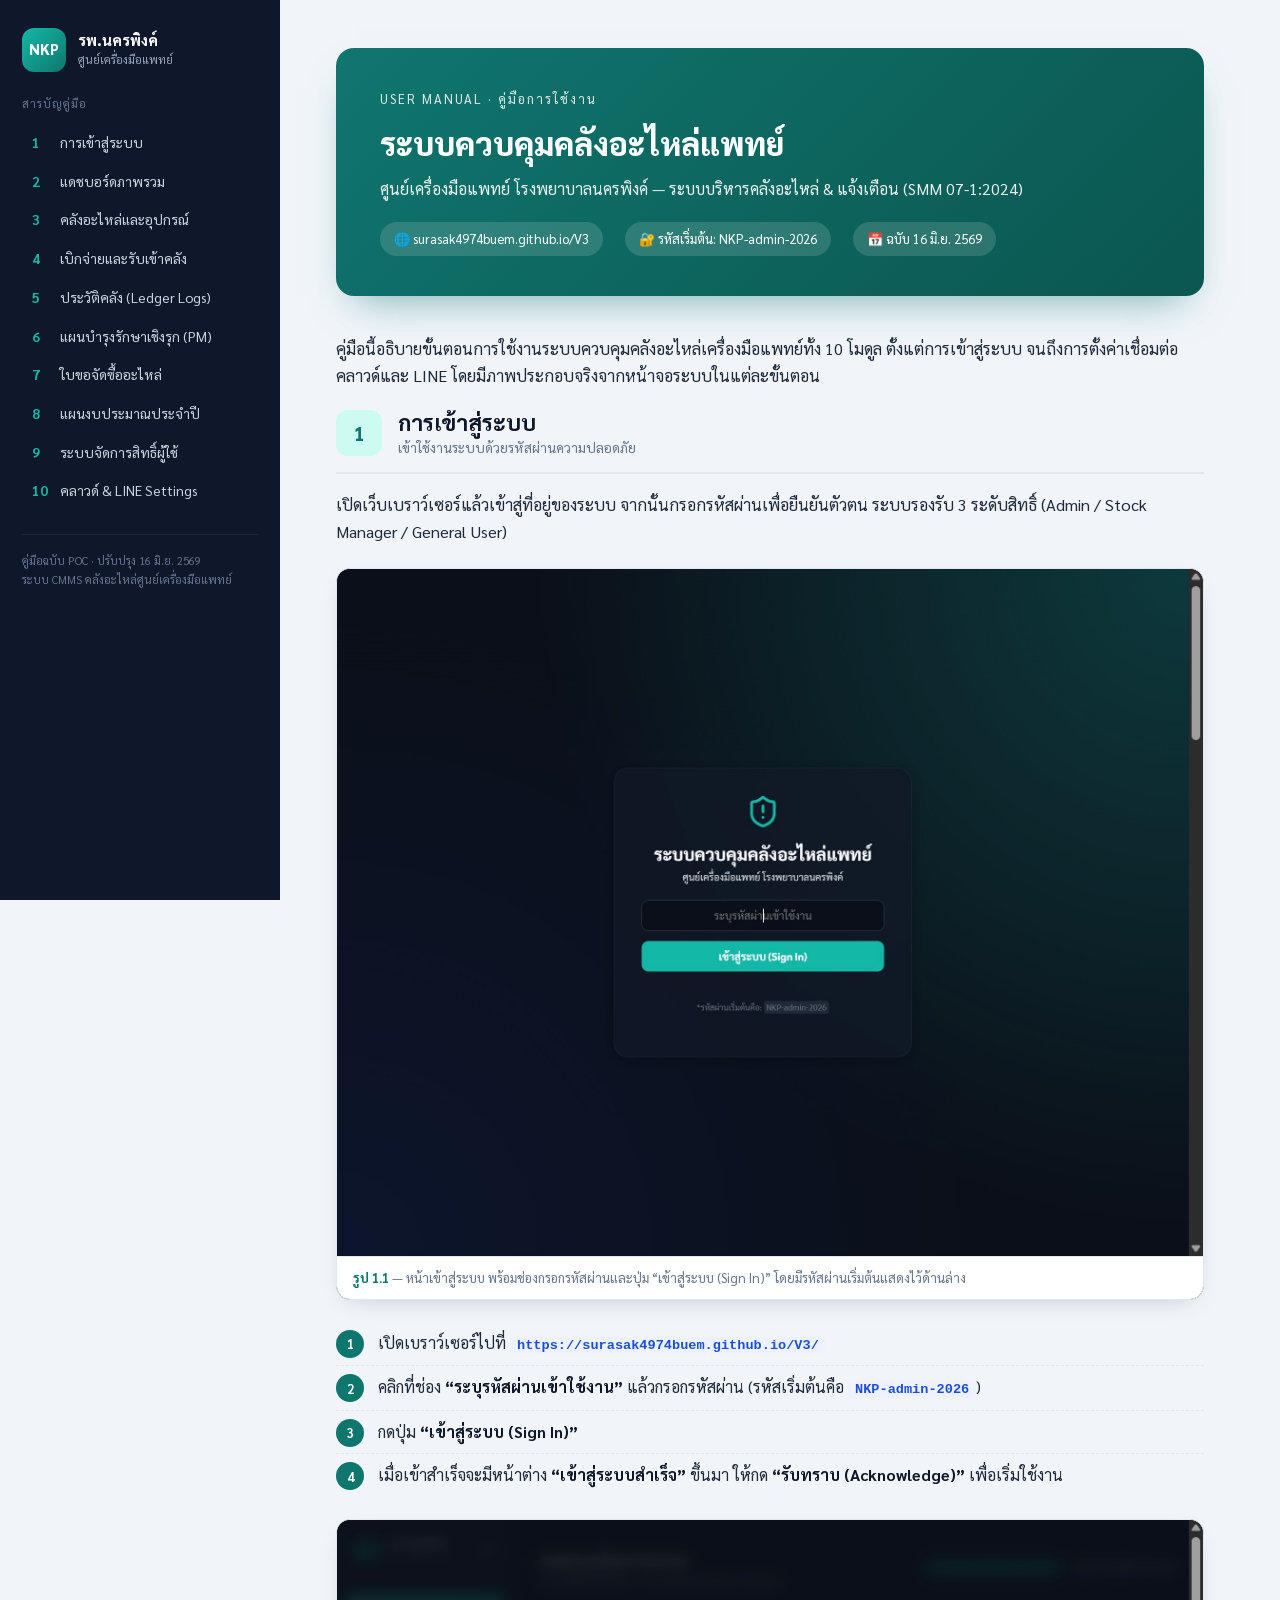
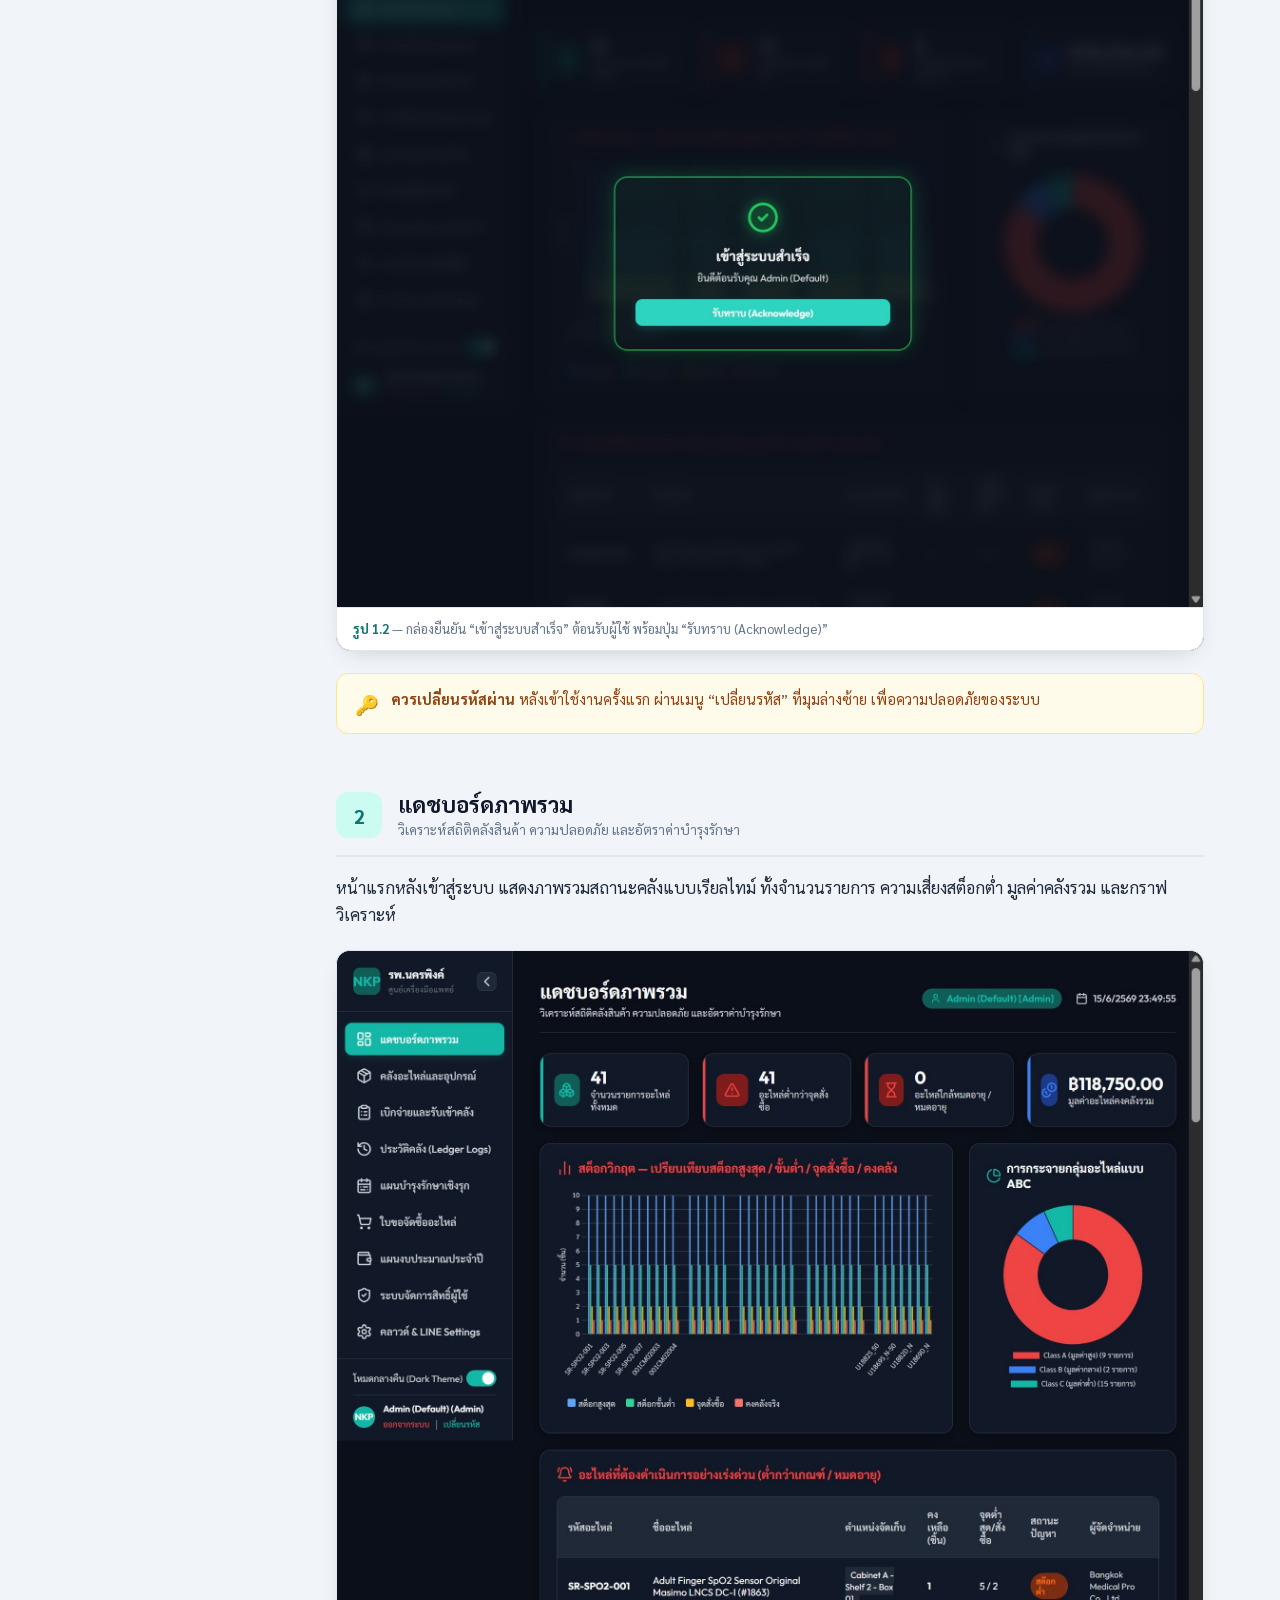
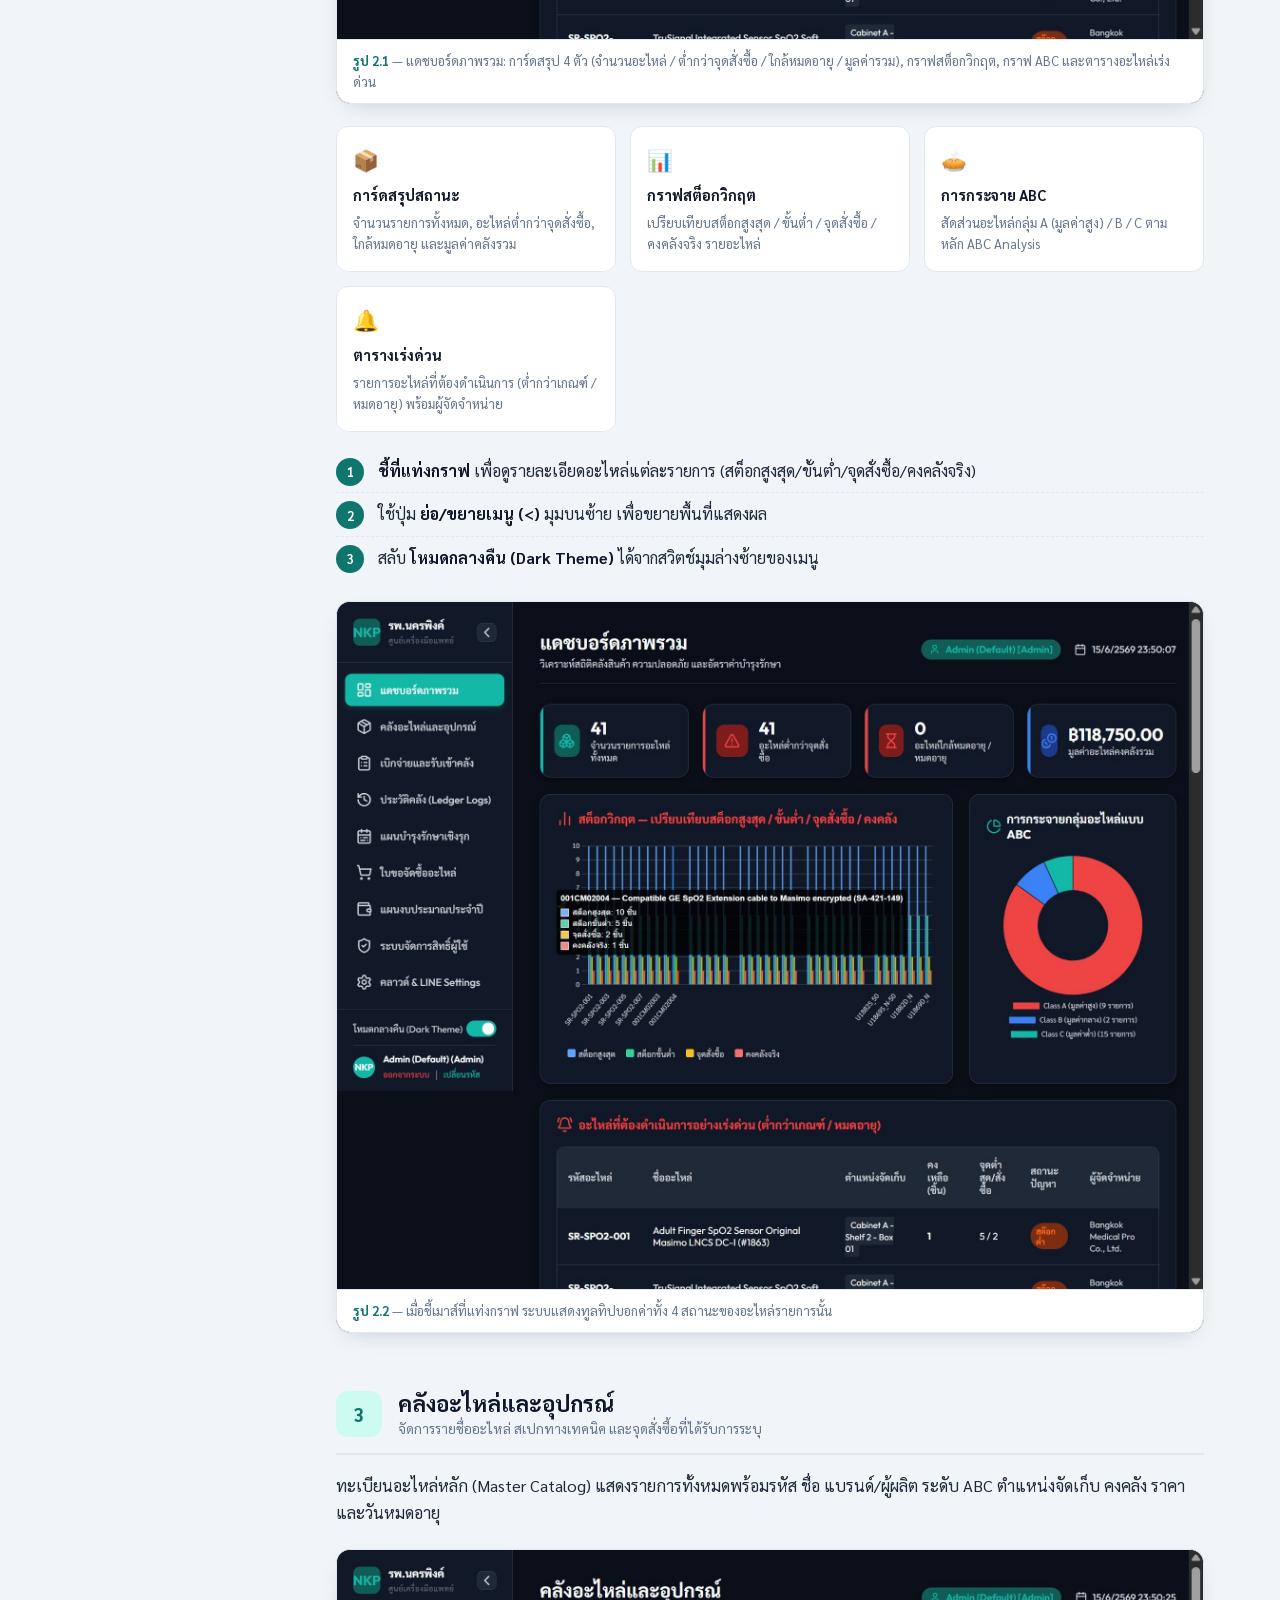
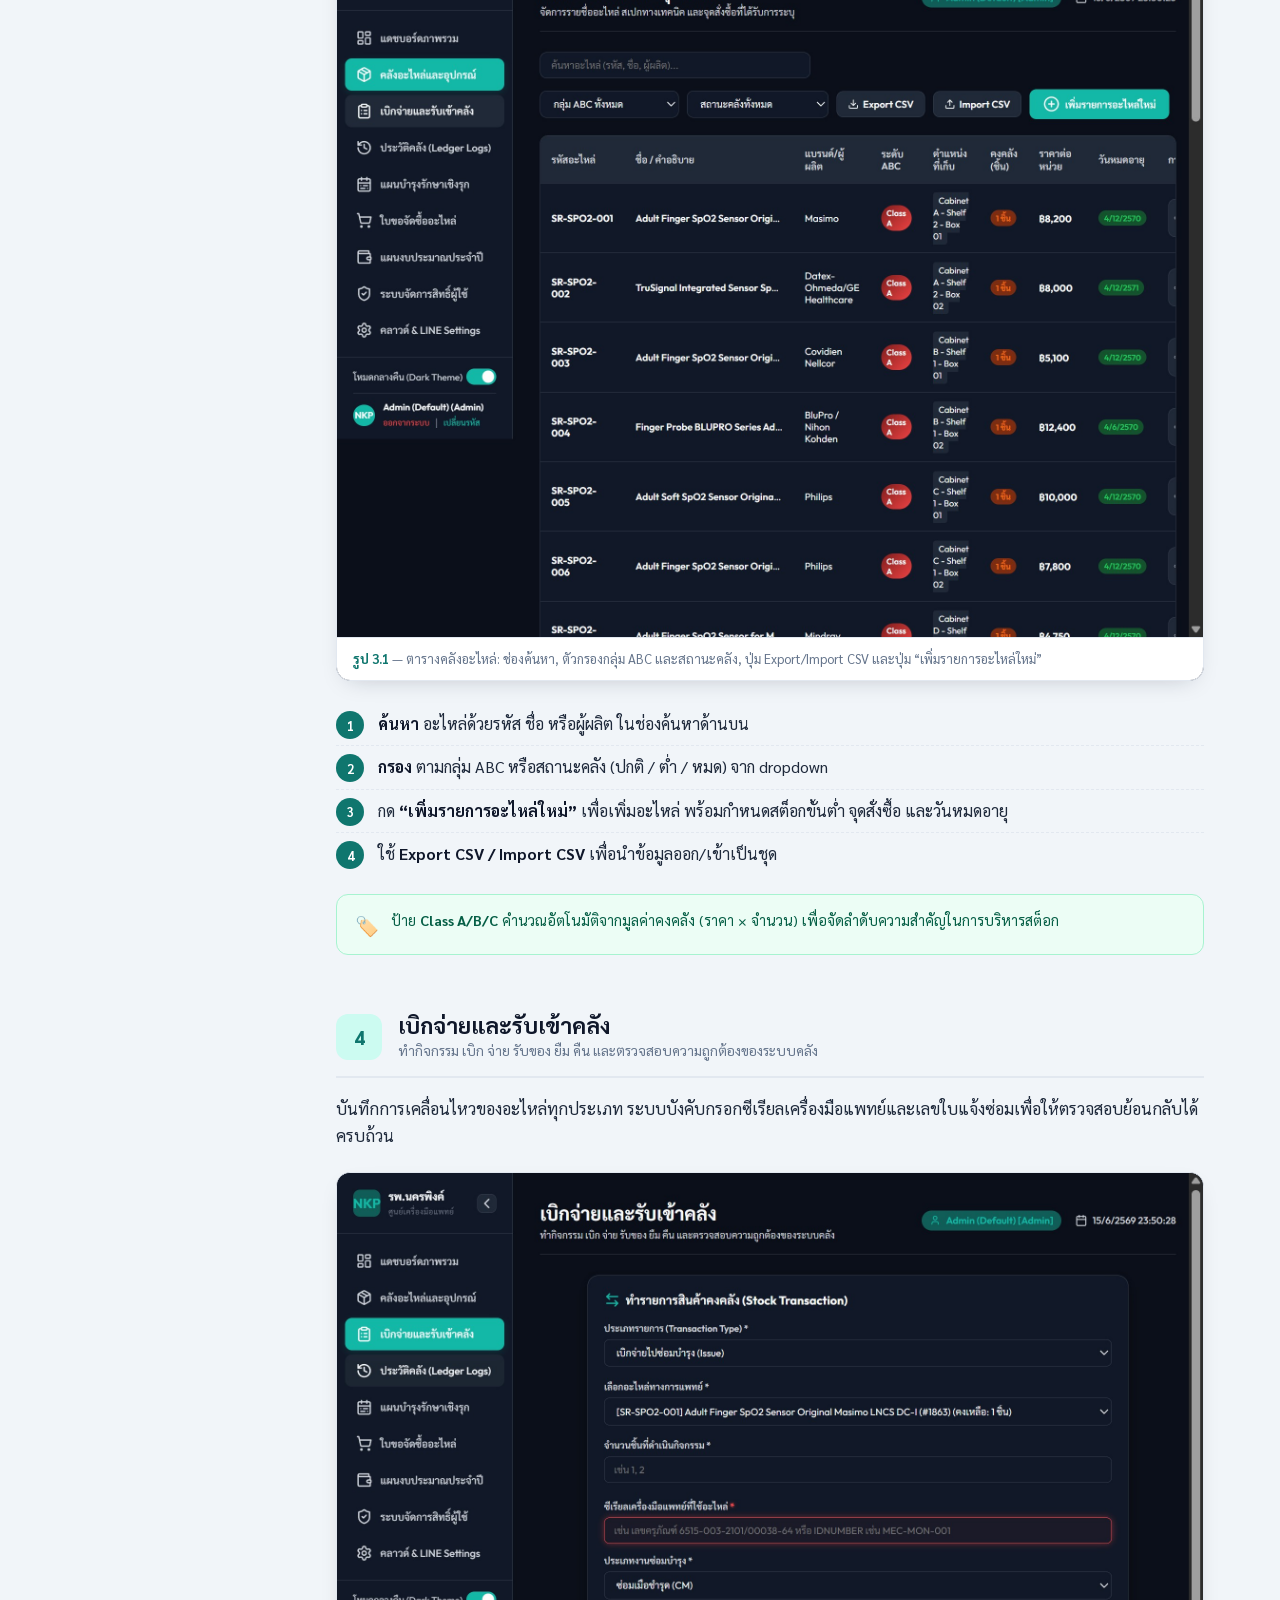
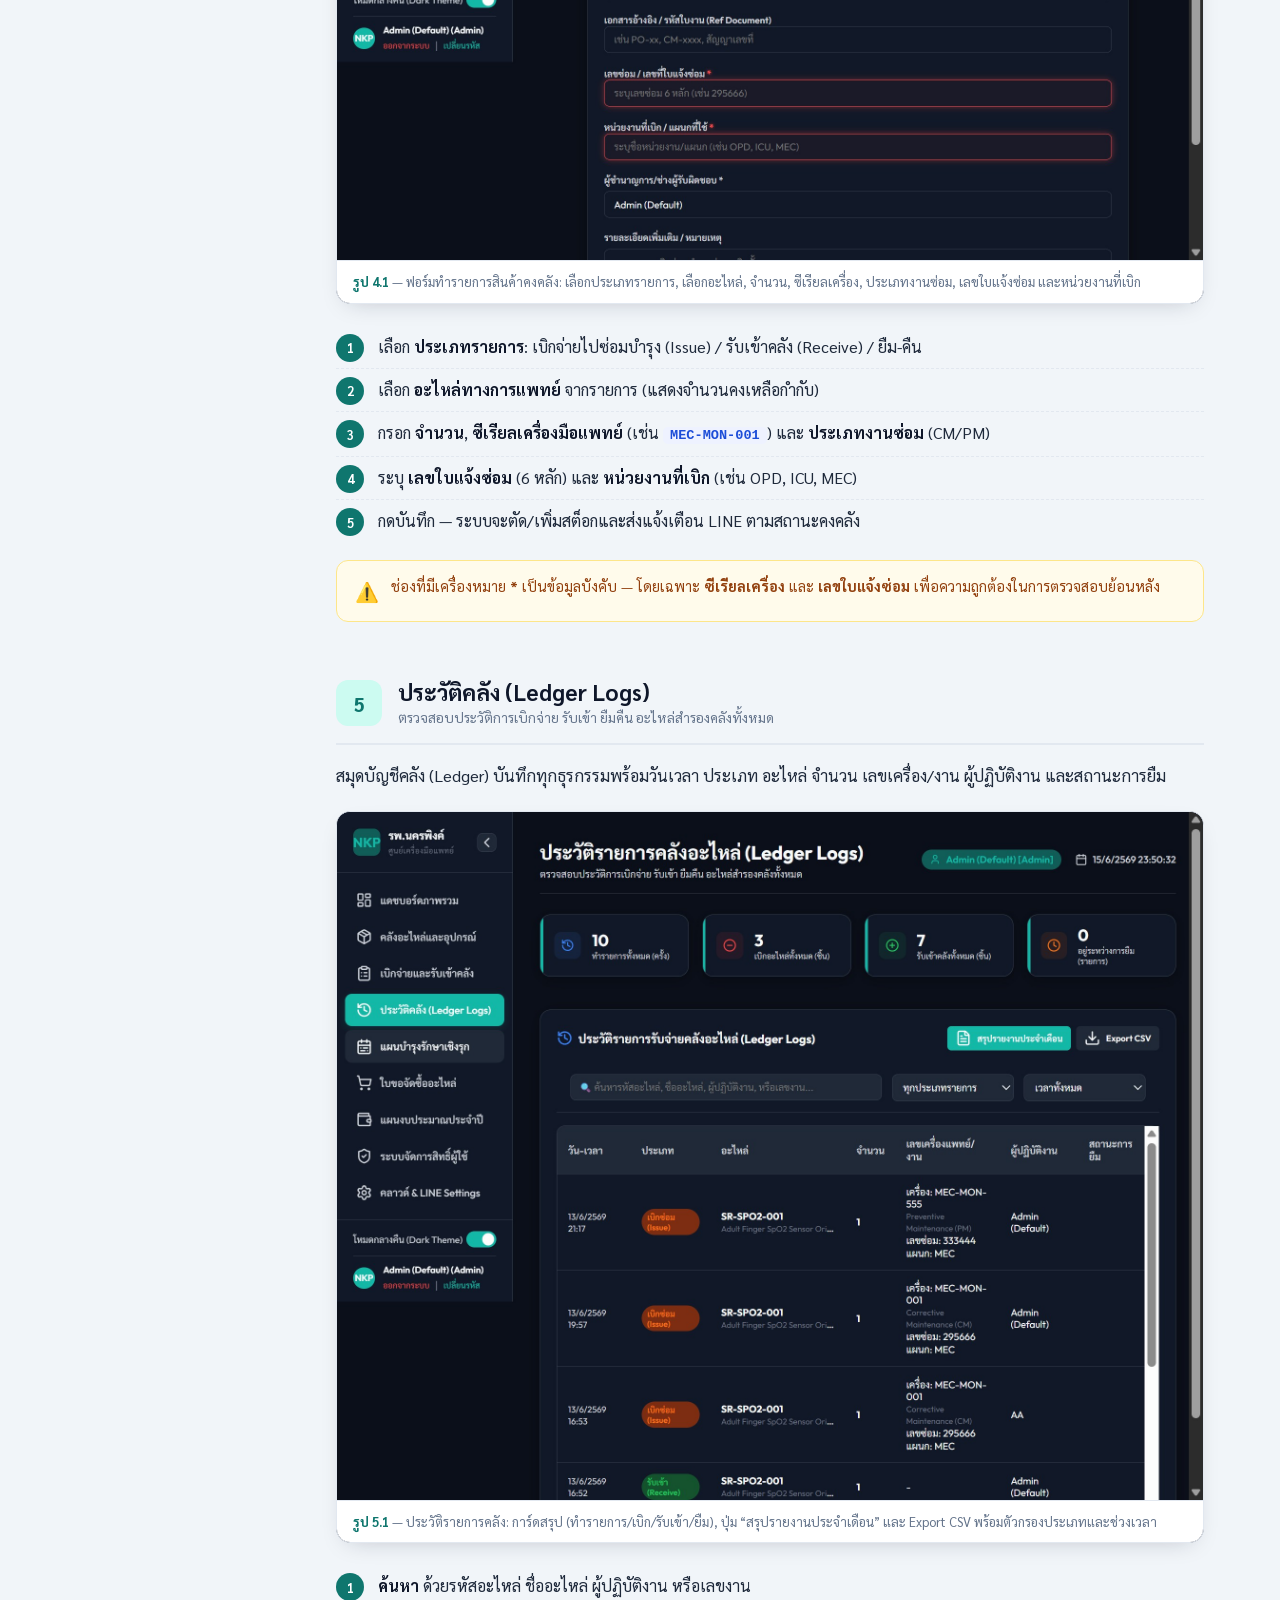
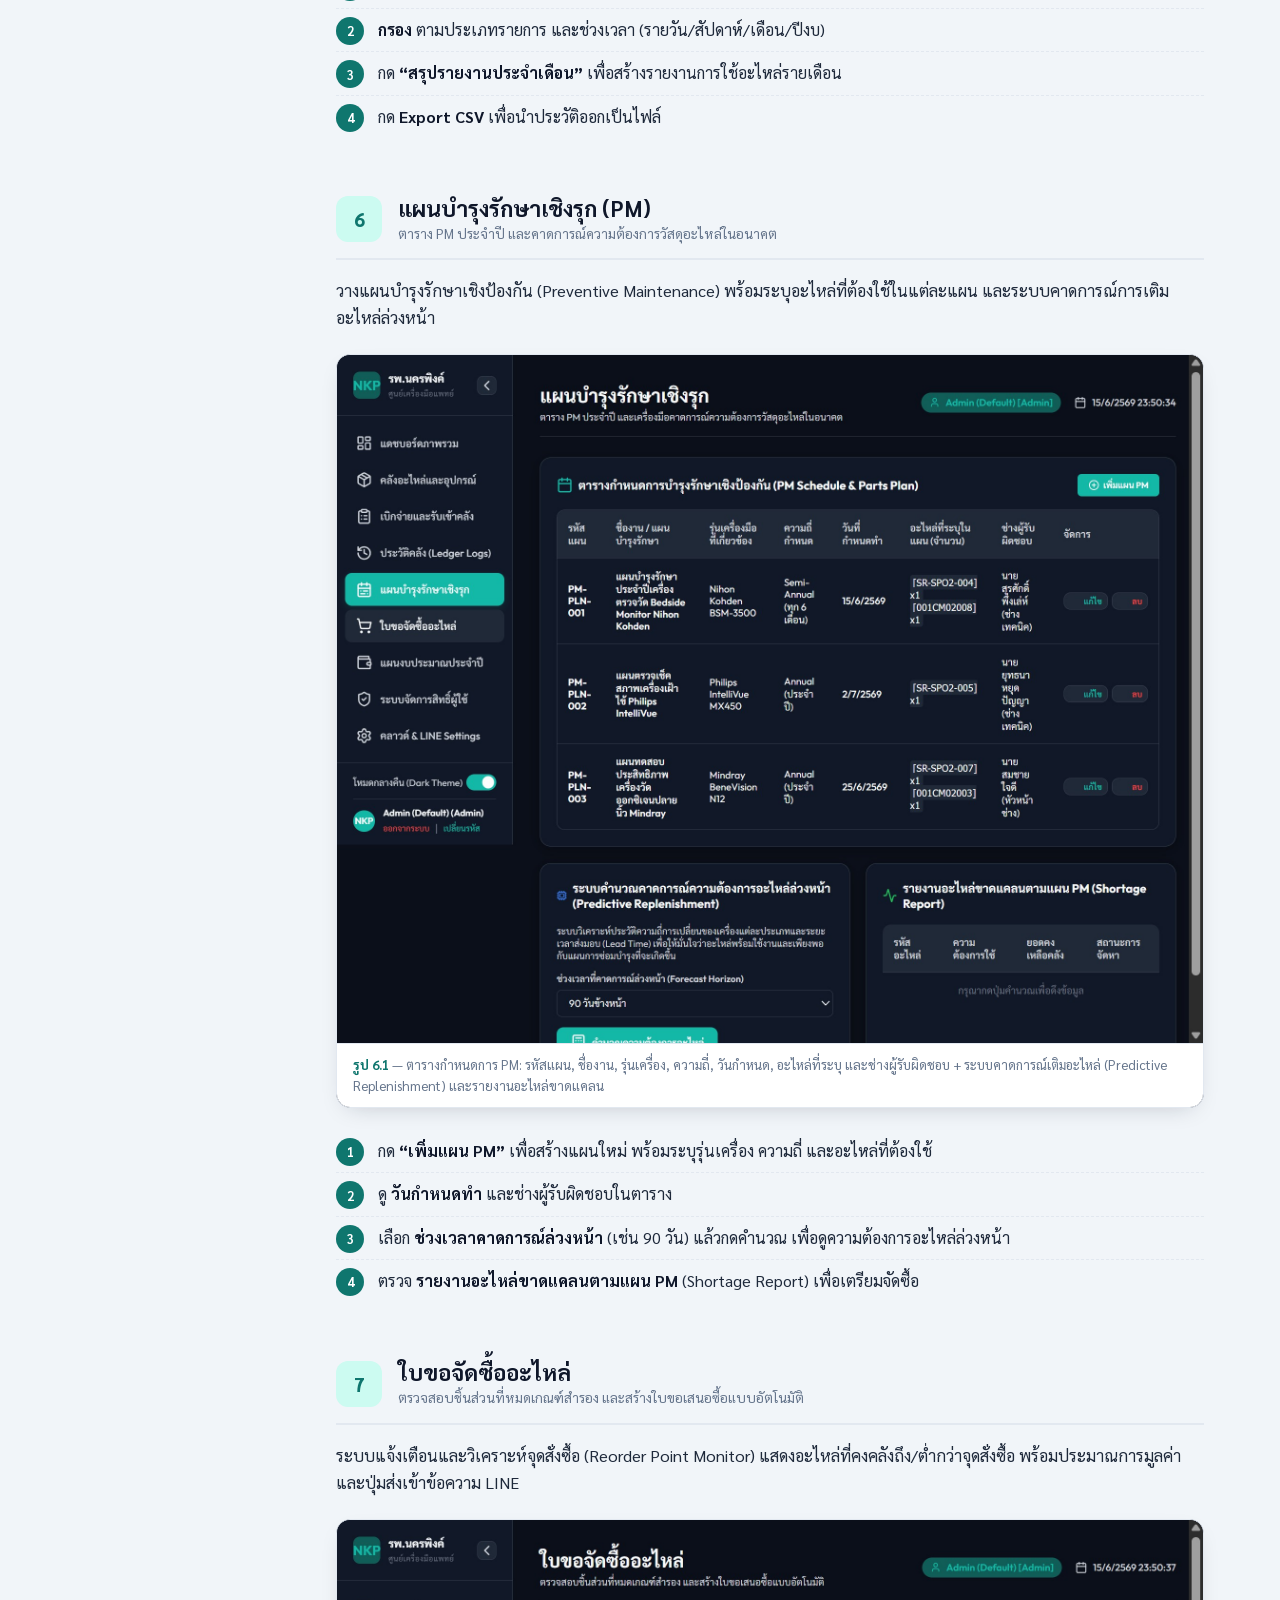
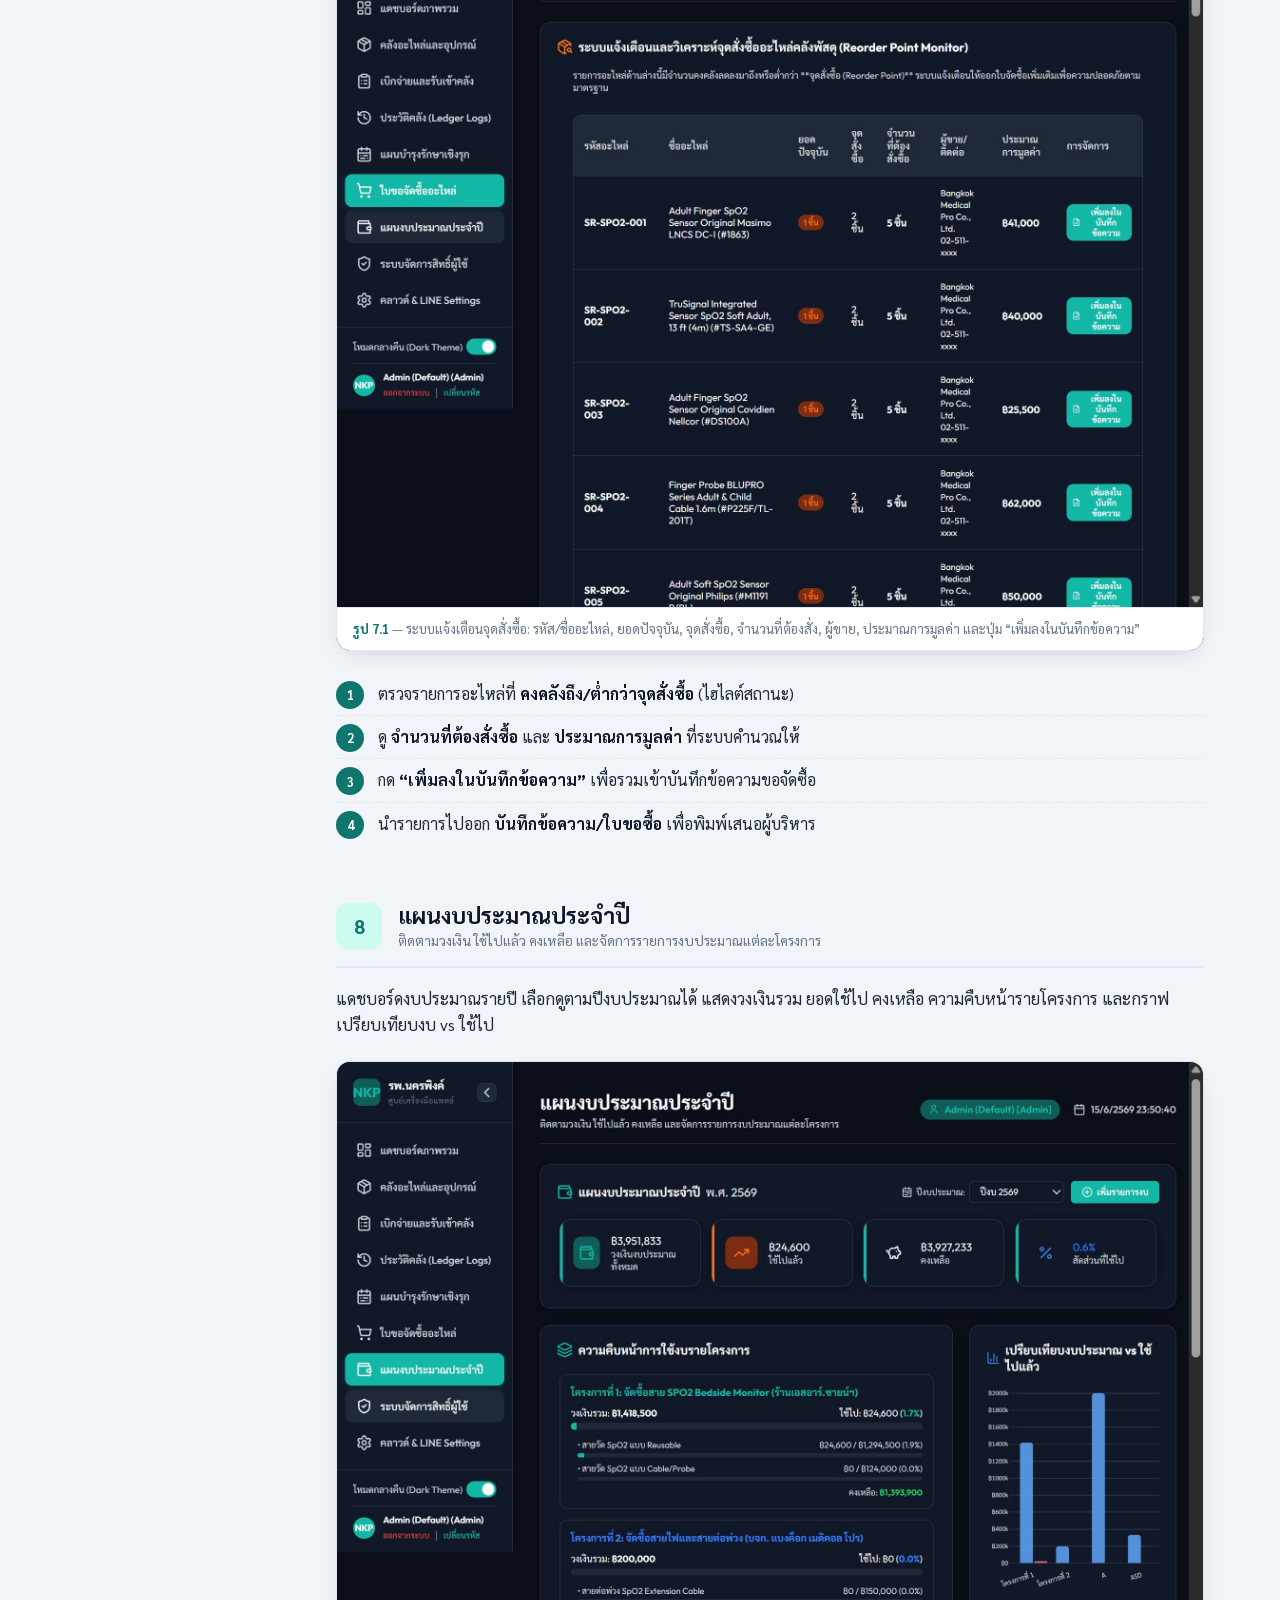
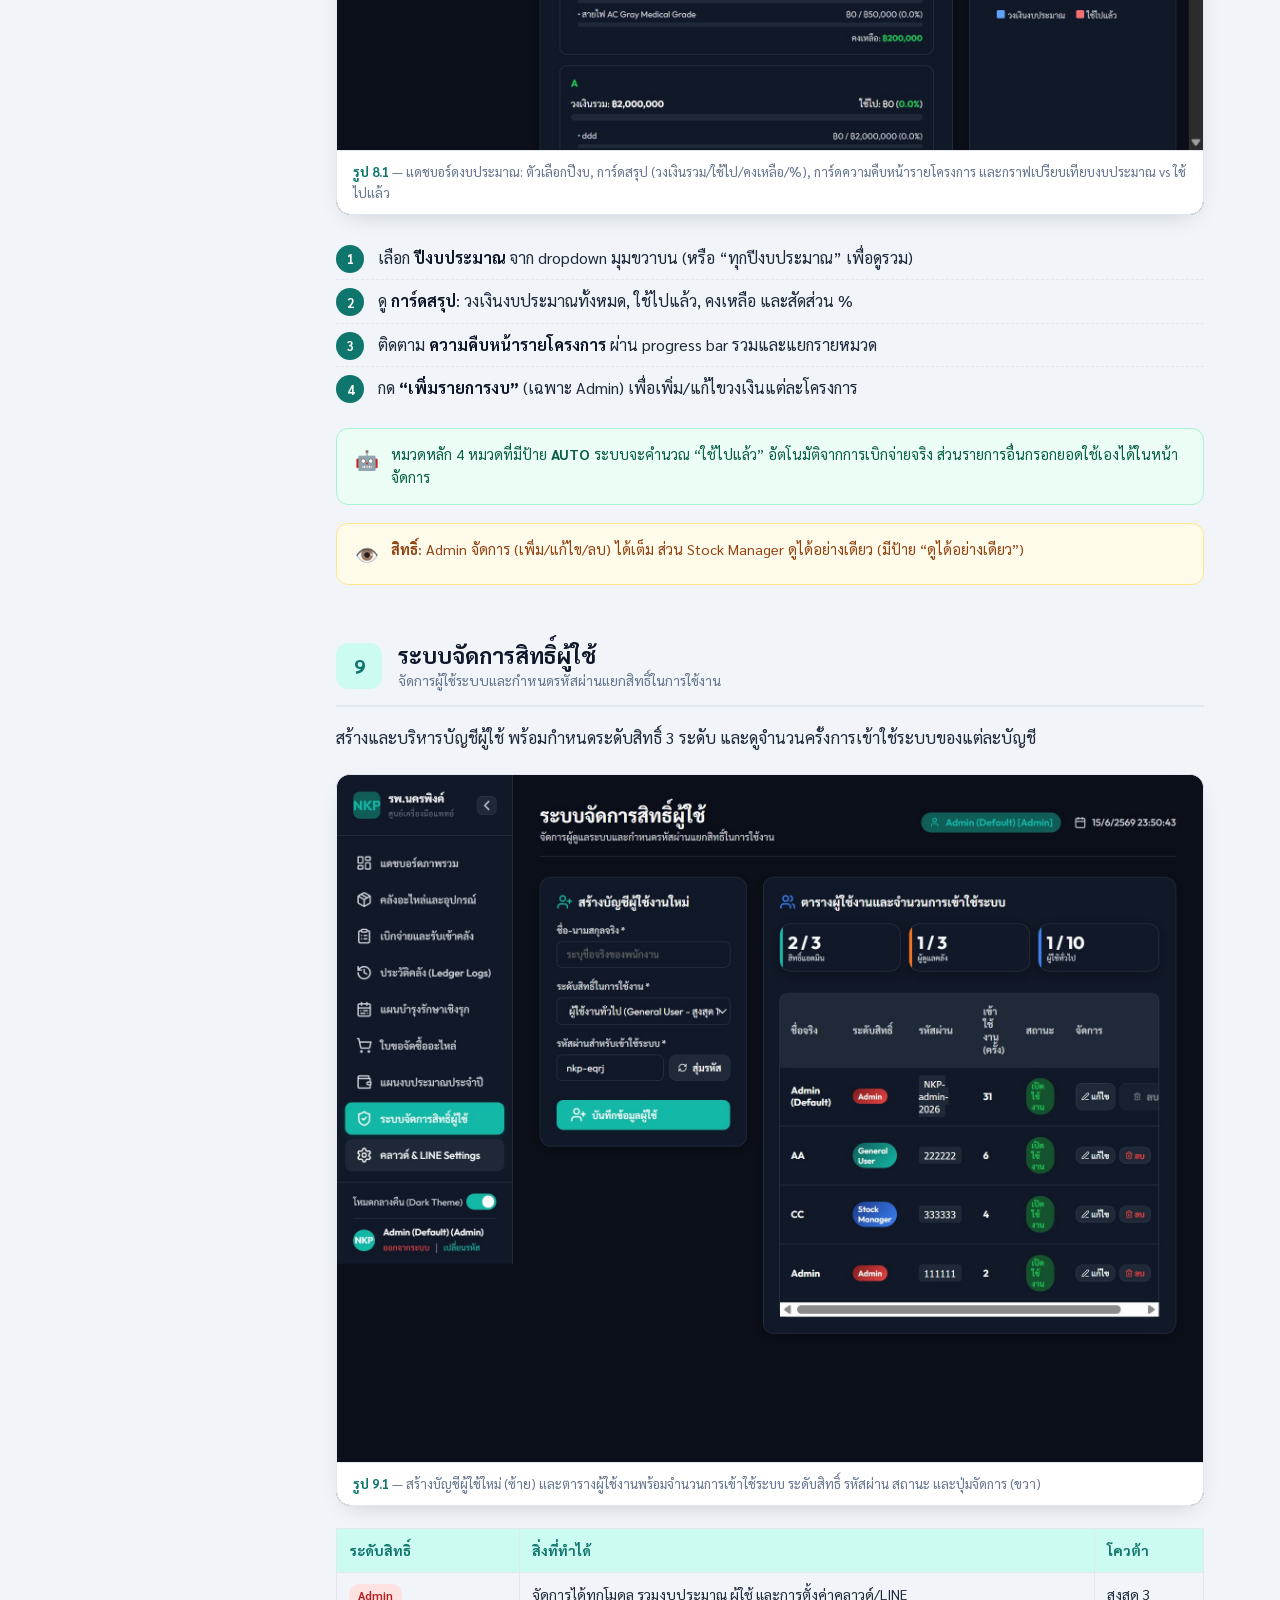
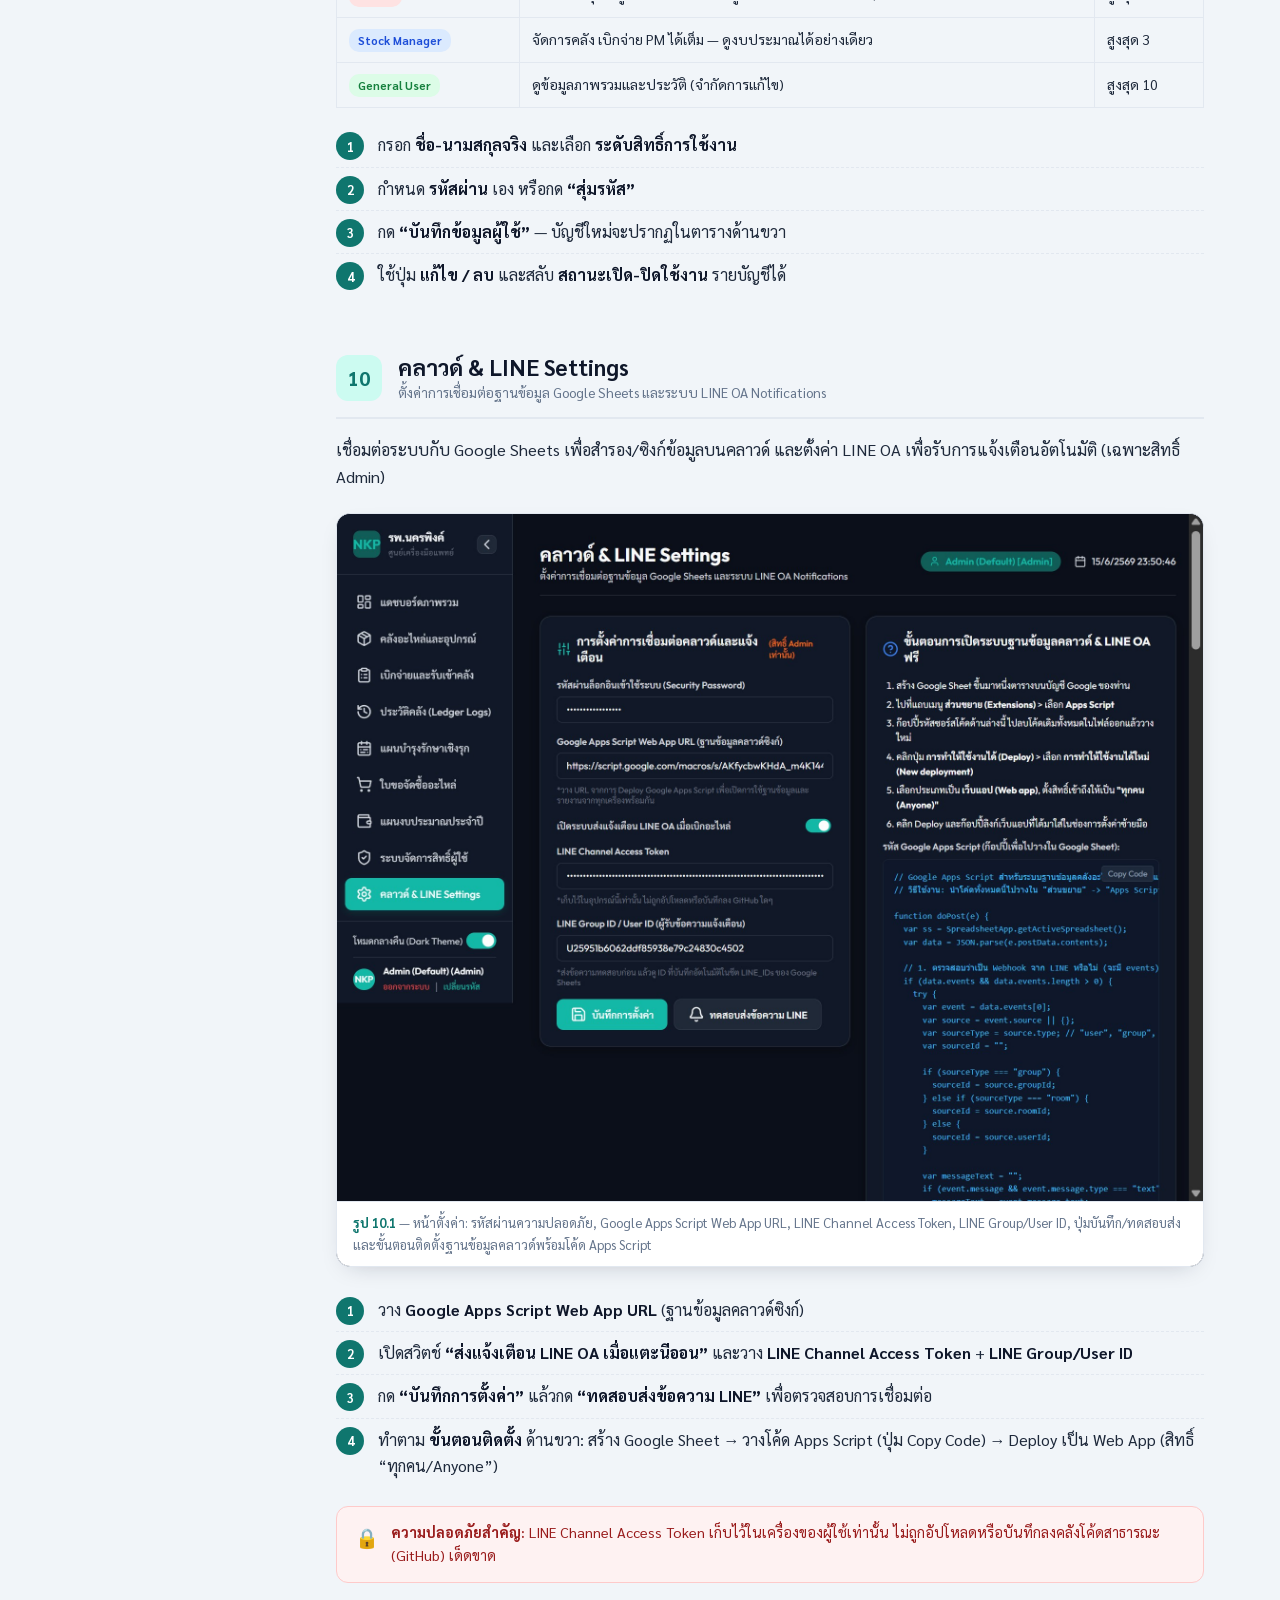
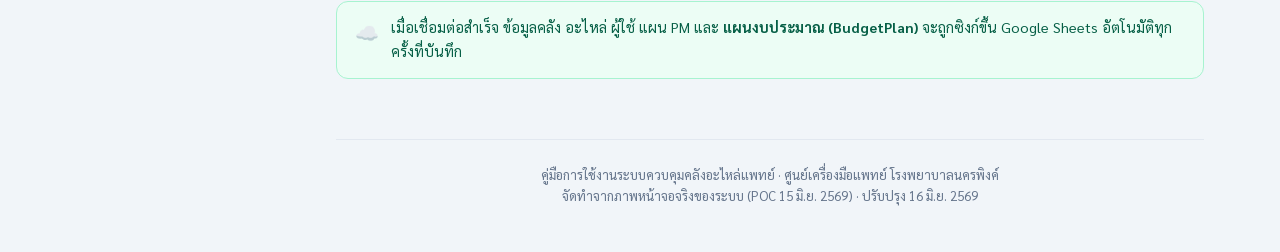
<file: USER_MANUAL.html>
<!DOCTYPE html>
<html lang="th">
<head>
  <meta charset="UTF-8">
  <meta name="viewport" content="width=device-width, initial-scale=1.0">
  <title>คู่มือการใช้งาน | ระบบควบคุมคลังอะไหล่แพทย์ รพ.นครพิงค์</title>
  <link rel="preconnect" href="https://fonts.googleapis.com">
  <link href="https://fonts.googleapis.com/css2?family=Sarabun:wght@300;400;500;600;700;800&display=swap" rel="stylesheet">
  <style>
    :root {
      --primary: #0f766e;
      --primary-light: #14b8a6;
      --primary-soft: #ccfbf1;
      --secondary: #1d4ed8;
      --danger: #dc2626;
      --warning: #d97706;
      --success: #16a34a;
      --ink: #0f172a;
      --text: #1e293b;
      --muted: #64748b;
      --line: #e2e8f0;
      --bg: #f1f5f9;
      --card: #ffffff;
      --radius: 14px;
    }
    * { margin: 0; padding: 0; box-sizing: border-box; }
    html { scroll-behavior: smooth; }
    body {
      font-family: 'Sarabun', sans-serif;
      color: var(--text);
      background: var(--bg);
      line-height: 1.65;
      font-size: 16px;
    }
    .layout { display: grid; grid-template-columns: 280px 1fr; max-width: 1400px; margin: 0 auto; }

    /* ── Sidebar TOC ── */
    .toc {
      position: sticky; top: 0; align-self: start; height: 100vh; overflow-y: auto;
      background: var(--ink); color: #cbd5e1; padding: 28px 22px;
    }
    .toc .brand { display: flex; align-items: center; gap: 12px; margin-bottom: 8px; }
    .toc .brand .logo {
      width: 44px; height: 44px; border-radius: 12px; flex-shrink: 0;
      background: linear-gradient(135deg, var(--primary-light), var(--primary));
      display: grid; place-items: center; color: #fff; font-weight: 800; font-size: 0.95rem;
    }
    .toc .brand .t1 { font-weight: 700; color: #fff; font-size: 0.95rem; line-height: 1.2; }
    .toc .brand .t2 { font-size: 0.72rem; color: #94a3b8; }
    .toc .doc-label { font-size: 0.72rem; letter-spacing: 1px; text-transform: uppercase; color: #64748b; margin: 22px 0 10px; }
    .toc ol { list-style: none; counter-reset: ch; }
    .toc ol li { counter-increment: ch; }
    .toc ol li a {
      display: flex; gap: 10px; align-items: baseline; padding: 8px 10px; border-radius: 8px;
      color: #cbd5e1; text-decoration: none; font-size: 0.86rem; transition: all .15s;
    }
    .toc ol li a::before { content: counter(ch); color: var(--primary-light); font-weight: 700; min-width: 18px; }
    .toc ol li a:hover { background: rgba(20,184,166,.12); color: #fff; }
    .toc .foot { margin-top: 24px; padding-top: 16px; border-top: 1px solid #1e293b; font-size: 0.72rem; color: #64748b; }

    /* ── Content ── */
    .content { padding: 48px 56px; max-width: 980px; }
    header.doc-head {
      background: linear-gradient(135deg, var(--primary), #0b5650);
      color: #fff; border-radius: 18px; padding: 40px 44px; margin-bottom: 40px;
      box-shadow: 0 20px 40px -20px rgba(15,118,110,.6);
    }
    header.doc-head .eyebrow { font-size: 0.8rem; letter-spacing: 2px; text-transform: uppercase; opacity: .85; }
    header.doc-head h1 { font-size: 2rem; font-weight: 800; margin: 8px 0 6px; }
    header.doc-head p { opacity: .9; font-size: 1rem; }
    header.doc-head .meta { display: flex; gap: 22px; flex-wrap: wrap; margin-top: 20px; font-size: 0.82rem; }
    header.doc-head .meta span { background: rgba(255,255,255,.14); padding: 6px 14px; border-radius: 20px; }

    section.chapter { margin-bottom: 56px; scroll-margin-top: 20px; }
    .ch-head { display: flex; align-items: center; gap: 16px; margin-bottom: 18px; padding-bottom: 14px; border-bottom: 2px solid var(--line); }
    .ch-num {
      width: 46px; height: 46px; border-radius: 12px; flex-shrink: 0;
      background: var(--primary-soft); color: var(--primary); display: grid; place-items: center;
      font-weight: 800; font-size: 1.2rem;
    }
    .ch-head h2 { font-size: 1.4rem; font-weight: 700; color: var(--ink); line-height: 1.25; }
    .ch-head .sub { font-size: 0.85rem; color: var(--muted); font-weight: 400; }

    p.lead { font-size: 1.02rem; color: var(--text); margin-bottom: 18px; }
    .fig { margin: 22px 0; border-radius: var(--radius); overflow: hidden; border: 1px solid var(--line); box-shadow: 0 8px 24px -12px rgba(15,23,42,.25); background: var(--ink); }
    .fig img { width: 100%; display: block; }
    .fig figcaption { background: var(--card); padding: 10px 16px; font-size: 0.82rem; color: var(--muted); border-top: 1px solid var(--line); }
    .fig figcaption b { color: var(--primary); }

    .steps { list-style: none; counter-reset: st; margin: 16px 0; }
    .steps li { counter-increment: st; position: relative; padding: 8px 0 8px 42px; border-bottom: 1px dashed var(--line); }
    .steps li:last-child { border-bottom: none; }
    .steps li::before {
      content: counter(st); position: absolute; left: 0; top: 8px;
      width: 28px; height: 28px; border-radius: 50%; background: var(--primary); color: #fff;
      display: grid; place-items: center; font-size: 0.8rem; font-weight: 700;
    }
    .steps li b { color: var(--ink); }
    .steps li code, .inline-code {
      background: #eef2ff; color: var(--secondary); padding: 1px 7px; border-radius: 5px;
      font-family: ui-monospace, monospace; font-size: 0.85em; font-weight: 600;
    }

    .feature-grid { display: grid; grid-template-columns: repeat(auto-fit, minmax(220px, 1fr)); gap: 14px; margin: 18px 0; }
    .feature { background: var(--card); border: 1px solid var(--line); border-radius: 12px; padding: 16px; }
    .feature .ic { font-size: 1.3rem; margin-bottom: 6px; }
    .feature h4 { font-size: 0.92rem; color: var(--ink); margin-bottom: 4px; }
    .feature p { font-size: 0.82rem; color: var(--muted); }

    .callout { display: flex; gap: 12px; padding: 14px 18px; border-radius: 12px; margin: 18px 0; font-size: 0.9rem; }
    .callout .ic { font-size: 1.2rem; flex-shrink: 0; }
    .callout.tip { background: #ecfdf5; border: 1px solid #a7f3d0; color: #065f46; }
    .callout.warn { background: #fffbeb; border: 1px solid #fde68a; color: #92400e; }
    .callout.danger { background: #fef2f2; border: 1px solid #fecaca; color: #991b1b; }
    .callout b { font-weight: 700; }

    .role-table { width: 100%; border-collapse: collapse; margin: 16px 0; font-size: 0.88rem; }
    .role-table th, .role-table td { border: 1px solid var(--line); padding: 10px 12px; text-align: left; vertical-align: top; }
    .role-table th { background: var(--primary-soft); color: var(--primary); font-weight: 700; }
    .role-table td:first-child { font-weight: 600; color: var(--ink); white-space: nowrap; }
    .badge { display: inline-block; padding: 2px 9px; border-radius: 10px; font-size: 0.72rem; font-weight: 700; }
    .b-admin { background: #fee2e2; color: #b91c1c; }
    .b-mgr { background: #dbeafe; color: #1d4ed8; }
    .b-user { background: #dcfce7; color: #15803d; }

    footer.doc-foot { margin-top: 60px; padding-top: 24px; border-top: 1px solid var(--line); font-size: 0.82rem; color: var(--muted); text-align: center; }

    /* ── Print ── */
    @media print {
      body { background: #fff; font-size: 11.5pt; }
      .layout { grid-template-columns: 1fr; }
      .toc { display: none; }
      .content { padding: 0; max-width: 100%; }
      header.doc-head { box-shadow: none; }
      section.chapter { page-break-inside: avoid; }
      .fig { page-break-inside: avoid; box-shadow: none; }
      .fig img { max-height: 480px; object-fit: contain; }
      a { color: inherit; text-decoration: none; }
    }
    @media (max-width: 900px) {
      .layout { grid-template-columns: 1fr; }
      .toc { position: static; height: auto; }
      .content { padding: 28px 20px; }
    }
  </style>
</head>
<body>
<div class="layout">

  <!-- ───────────── TABLE OF CONTENTS ───────────── -->
  <nav class="toc">
    <div class="brand">
      <div class="logo">NKP</div>
      <div>
        <div class="t1">รพ.นครพิงค์</div>
        <div class="t2">ศูนย์เครื่องมือแพทย์</div>
      </div>
    </div>
    <div class="doc-label">สารบัญคู่มือ</div>
    <ol>
      <li><a href="#ch1">การเข้าสู่ระบบ</a></li>
      <li><a href="#ch2">แดชบอร์ดภาพรวม</a></li>
      <li><a href="#ch3">คลังอะไหล่และอุปกรณ์</a></li>
      <li><a href="#ch4">เบิกจ่ายและรับเข้าคลัง</a></li>
      <li><a href="#ch5">ประวัติคลัง (Ledger Logs)</a></li>
      <li><a href="#ch6">แผนบำรุงรักษาเชิงรุก (PM)</a></li>
      <li><a href="#ch7">ใบขอจัดซื้ออะไหล่</a></li>
      <li><a href="#ch8">แผนงบประมาณประจำปี</a></li>
      <li><a href="#ch9">ระบบจัดการสิทธิ์ผู้ใช้</a></li>
      <li><a href="#ch10">คลาวด์ &amp; LINE Settings</a></li>
    </ol>
    <div class="foot">
      คู่มือฉบับ POC · ปรับปรุง 16 มิ.ย. 2569<br>
      ระบบ CMMS คลังอะไหล่ศูนย์เครื่องมือแพทย์
    </div>
  </nav>

  <!-- ───────────── CONTENT ───────────── -->
  <main class="content">

    <header class="doc-head">
      <div class="eyebrow">USER MANUAL · คู่มือการใช้งาน</div>
      <h1>ระบบควบคุมคลังอะไหล่แพทย์</h1>
      <p>ศูนย์เครื่องมือแพทย์ โรงพยาบาลนครพิงค์ — ระบบบริหารคลังอะไหล่ &amp; แจ้งเตือน (SMM 07-1:2024)</p>
      <div class="meta">
        <span>🌐 surasak4974buem.github.io/V3</span>
        <span>🔐 รหัสเริ่มต้น: NKP-admin-2026</span>
        <span>📅 ฉบับ 16 มิ.ย. 2569</span>
      </div>
    </header>

    <p class="lead">
      คู่มือนี้อธิบายขั้นตอนการใช้งานระบบควบคุมคลังอะไหล่เครื่องมือแพทย์ทั้ง 10 โมดูล ตั้งแต่การเข้าสู่ระบบ
      จนถึงการตั้งค่าเชื่อมต่อคลาวด์และ LINE โดยมีภาพประกอบจริงจากหน้าจอระบบในแต่ละขั้นตอน
    </p>

    <!-- ───── CH 1: LOGIN ───── -->
    <section class="chapter" id="ch1">
      <div class="ch-head">
        <div class="ch-num">1</div>
        <div>
          <h2>การเข้าสู่ระบบ</h2>
          <div class="sub">เข้าใช้งานระบบด้วยรหัสผ่านความปลอดภัย</div>
        </div>
      </div>
      <p class="lead">เปิดเว็บเบราว์เซอร์แล้วเข้าสู่ที่อยู่ของระบบ จากนั้นกรอกรหัสผ่านเพื่อยืนยันตัวตน ระบบรองรับ 3 ระดับสิทธิ์ (Admin / Stock Manager / General User)</p>

      <figure class="fig">
        <img src="assets/manual/1.jpeg" alt="หน้าเข้าสู่ระบบ">
        <figcaption><b>รูป 1.1</b> — หน้าเข้าสู่ระบบ พร้อมช่องกรอกรหัสผ่านและปุ่ม “เข้าสู่ระบบ (Sign In)” โดยมีรหัสผ่านเริ่มต้นแสดงไว้ด้านล่าง</figcaption>
      </figure>

      <ol class="steps">
        <li>เปิดเบราว์เซอร์ไปที่ <code>https://surasak4974buem.github.io/V3/</code></li>
        <li>คลิกที่ช่อง <b>“ระบุรหัสผ่านเข้าใช้งาน”</b> แล้วกรอกรหัสผ่าน (รหัสเริ่มต้นคือ <code>NKP-admin-2026</code>)</li>
        <li>กดปุ่ม <b>“เข้าสู่ระบบ (Sign In)”</b></li>
        <li>เมื่อเข้าสำเร็จจะมีหน้าต่าง <b>“เข้าสู่ระบบสำเร็จ”</b> ขึ้นมา ให้กด <b>“รับทราบ (Acknowledge)”</b> เพื่อเริ่มใช้งาน</li>
      </ol>

      <figure class="fig">
        <img src="assets/manual/7.jpeg" alt="เข้าสู่ระบบสำเร็จ">
        <figcaption><b>รูป 1.2</b> — กล่องยืนยัน “เข้าสู่ระบบสำเร็จ” ต้อนรับผู้ใช้ พร้อมปุ่ม “รับทราบ (Acknowledge)”</figcaption>
      </figure>

      <div class="callout warn">
        <span class="ic">🔑</span>
        <div><b>ควรเปลี่ยนรหัสผ่าน</b> หลังเข้าใช้งานครั้งแรก ผ่านเมนู “เปลี่ยนรหัส” ที่มุมล่างซ้าย เพื่อความปลอดภัยของระบบ</div>
      </div>
    </section>

    <!-- ───── CH 2: DASHBOARD ───── -->
    <section class="chapter" id="ch2">
      <div class="ch-head">
        <div class="ch-num">2</div>
        <div>
          <h2>แดชบอร์ดภาพรวม</h2>
          <div class="sub">วิเคราะห์สถิติคลังสินค้า ความปลอดภัย และอัตราค่าบำรุงรักษา</div>
        </div>
      </div>
      <p class="lead">หน้าแรกหลังเข้าสู่ระบบ แสดงภาพรวมสถานะคลังแบบเรียลไทม์ ทั้งจำนวนรายการ ความเสี่ยงสต็อกต่ำ มูลค่าคลังรวม และกราฟวิเคราะห์</p>

      <figure class="fig">
        <img src="assets/manual/8.jpeg" alt="แดชบอร์ดภาพรวม">
        <figcaption><b>รูป 2.1</b> — แดชบอร์ดภาพรวม: การ์ดสรุป 4 ตัว (จำนวนอะไหล่ / ต่ำกว่าจุดสั่งซื้อ / ใกล้หมดอายุ / มูลค่ารวม), กราฟสต็อกวิกฤต, กราฟ ABC และตารางอะไหล่เร่งด่วน</figcaption>
      </figure>

      <div class="feature-grid">
        <div class="feature"><div class="ic">📦</div><h4>การ์ดสรุปสถานะ</h4><p>จำนวนรายการทั้งหมด, อะไหล่ต่ำกว่าจุดสั่งซื้อ, ใกล้หมดอายุ และมูลค่าคลังรวม</p></div>
        <div class="feature"><div class="ic">📊</div><h4>กราฟสต็อกวิกฤต</h4><p>เปรียบเทียบสต็อกสูงสุด / ขั้นต่ำ / จุดสั่งซื้อ / คงคลังจริง รายอะไหล่</p></div>
        <div class="feature"><div class="ic">🥧</div><h4>การกระจาย ABC</h4><p>สัดส่วนอะไหล่กลุ่ม A (มูลค่าสูง) / B / C ตามหลัก ABC Analysis</p></div>
        <div class="feature"><div class="ic">🔔</div><h4>ตารางเร่งด่วน</h4><p>รายการอะไหล่ที่ต้องดำเนินการ (ต่ำกว่าเกณฑ์ / หมดอายุ) พร้อมผู้จัดจำหน่าย</p></div>
      </div>

      <ol class="steps">
        <li><b>ชี้ที่แท่งกราฟ</b> เพื่อดูรายละเอียดอะไหล่แต่ละรายการ (สต็อกสูงสุด/ขั้นต่ำ/จุดสั่งซื้อ/คงคลังจริง)</li>
        <li>ใช้ปุ่ม <b>ย่อ/ขยายเมนู (&lt;)</b> มุมบนซ้าย เพื่อขยายพื้นที่แสดงผล</li>
        <li>สลับ <b>โหมดกลางคืน (Dark Theme)</b> ได้จากสวิตช์มุมล่างซ้ายของเมนู</li>
      </ol>

      <figure class="fig">
        <img src="assets/manual/9.jpeg" alt="ชี้ดูรายละเอียดกราฟ">
        <figcaption><b>รูป 2.2</b> — เมื่อชี้เมาส์ที่แท่งกราฟ ระบบแสดงทูลทิปบอกค่าทั้ง 4 สถานะของอะไหล่รายการนั้น</figcaption>
      </figure>
    </section>

    <!-- ───── CH 3: CATALOG ───── -->
    <section class="chapter" id="ch3">
      <div class="ch-head">
        <div class="ch-num">3</div>
        <div>
          <h2>คลังอะไหล่และอุปกรณ์</h2>
          <div class="sub">จัดการรายชื่ออะไหล่ สเปกทางเทคนิค และจุดสั่งซื้อที่ได้รับการระบุ</div>
        </div>
      </div>
      <p class="lead">ทะเบียนอะไหล่หลัก (Master Catalog) แสดงรายการทั้งหมดพร้อมรหัส ชื่อ แบรนด์/ผู้ผลิต ระดับ ABC ตำแหน่งจัดเก็บ คงคลัง ราคา และวันหมดอายุ</p>

      <figure class="fig">
        <img src="assets/manual/13.jpeg" alt="คลังอะไหล่และอุปกรณ์">
        <figcaption><b>รูป 3.1</b> — ตารางคลังอะไหล่: ช่องค้นหา, ตัวกรองกลุ่ม ABC และสถานะคลัง, ปุ่ม Export/Import CSV และปุ่ม “เพิ่มรายการอะไหล่ใหม่”</figcaption>
      </figure>

      <ol class="steps">
        <li><b>ค้นหา</b> อะไหล่ด้วยรหัส ชื่อ หรือผู้ผลิต ในช่องค้นหาด้านบน</li>
        <li><b>กรอง</b> ตามกลุ่ม ABC หรือสถานะคลัง (ปกติ / ต่ำ / หมด) จาก dropdown</li>
        <li>กด <b>“เพิ่มรายการอะไหล่ใหม่”</b> เพื่อเพิ่มอะไหล่ พร้อมกำหนดสต็อกขั้นต่ำ จุดสั่งซื้อ และวันหมดอายุ</li>
        <li>ใช้ <b>Export CSV / Import CSV</b> เพื่อนำข้อมูลออก/เข้าเป็นชุด</li>
      </ol>

      <div class="callout tip">
        <span class="ic">🏷️</span>
        <div>ป้าย <b>Class A/B/C</b> คำนวณอัตโนมัติจากมูลค่าคงคลัง (ราคา × จำนวน) เพื่อจัดลำดับความสำคัญในการบริหารสต็อก</div>
      </div>
    </section>

    <!-- ───── CH 4: TRANSACTIONS ───── -->
    <section class="chapter" id="ch4">
      <div class="ch-head">
        <div class="ch-num">4</div>
        <div>
          <h2>เบิกจ่ายและรับเข้าคลัง</h2>
          <div class="sub">ทำกิจกรรม เบิก จ่าย รับของ ยืม คืน และตรวจสอบความถูกต้องของระบบคลัง</div>
        </div>
      </div>
      <p class="lead">บันทึกการเคลื่อนไหวของอะไหล่ทุกประเภท ระบบบังคับกรอกซีเรียลเครื่องมือแพทย์และเลขใบแจ้งซ่อมเพื่อให้ตรวจสอบย้อนกลับได้ครบถ้วน</p>

      <figure class="fig">
        <img src="assets/manual/14.jpeg" alt="ฟอร์มเบิกจ่ายและรับเข้าคลัง">
        <figcaption><b>รูป 4.1</b> — ฟอร์มทำรายการสินค้าคงคลัง: เลือกประเภทรายการ, เลือกอะไหล่, จำนวน, ซีเรียลเครื่อง, ประเภทงานซ่อม, เลขใบแจ้งซ่อม และหน่วยงานที่เบิก</figcaption>
      </figure>

      <ol class="steps">
        <li>เลือก <b>ประเภทรายการ</b>: เบิกจ่ายไปซ่อมบำรุง (Issue) / รับเข้าคลัง (Receive) / ยืม-คืน</li>
        <li>เลือก <b>อะไหล่ทางการแพทย์</b> จากรายการ (แสดงจำนวนคงเหลือกำกับ)</li>
        <li>กรอก <b>จำนวน</b>, <b>ซีเรียลเครื่องมือแพทย์</b> (เช่น <code>MEC-MON-001</code>) และ <b>ประเภทงานซ่อม</b> (CM/PM)</li>
        <li>ระบุ <b>เลขใบแจ้งซ่อม</b> (6 หลัก) และ <b>หน่วยงานที่เบิก</b> (เช่น OPD, ICU, MEC)</li>
        <li>กดบันทึก — ระบบจะตัด/เพิ่มสต็อกและส่งแจ้งเตือน LINE ตามสถานะคงคลัง</li>
      </ol>

      <div class="callout warn">
        <span class="ic">⚠️</span>
        <div>ช่องที่มีเครื่องหมาย <b>*</b> เป็นข้อมูลบังคับ — โดยเฉพาะ <b>ซีเรียลเครื่อง</b> และ <b>เลขใบแจ้งซ่อม</b> เพื่อความถูกต้องในการตรวจสอบย้อนหลัง</div>
      </div>
    </section>

    <!-- ───── CH 5: LEDGER ───── -->
    <section class="chapter" id="ch5">
      <div class="ch-head">
        <div class="ch-num">5</div>
        <div>
          <h2>ประวัติคลัง (Ledger Logs)</h2>
          <div class="sub">ตรวจสอบประวัติการเบิกจ่าย รับเข้า ยืมคืน อะไหล่สำรองคลังทั้งหมด</div>
        </div>
      </div>
      <p class="lead">สมุดบัญชีคลัง (Ledger) บันทึกทุกธุรกรรมพร้อมวันเวลา ประเภท อะไหล่ จำนวน เลขเครื่อง/งาน ผู้ปฏิบัติงาน และสถานะการยืม</p>

      <figure class="fig">
        <img src="assets/manual/15.jpeg" alt="ประวัติคลัง Ledger Logs">
        <figcaption><b>รูป 5.1</b> — ประวัติรายการคลัง: การ์ดสรุป (ทำรายการ/เบิก/รับเข้า/ยืม), ปุ่ม “สรุปรายงานประจำเดือน” และ Export CSV พร้อมตัวกรองประเภทและช่วงเวลา</figcaption>
      </figure>

      <ol class="steps">
        <li><b>ค้นหา</b> ด้วยรหัสอะไหล่ ชื่ออะไหล่ ผู้ปฏิบัติงาน หรือเลขงาน</li>
        <li><b>กรอง</b> ตามประเภทรายการ และช่วงเวลา (รายวัน/สัปดาห์/เดือน/ปีงบ)</li>
        <li>กด <b>“สรุปรายงานประจำเดือน”</b> เพื่อสร้างรายงานการใช้อะไหล่รายเดือน</li>
        <li>กด <b>Export CSV</b> เพื่อนำประวัติออกเป็นไฟล์</li>
      </ol>
    </section>

    <!-- ───── CH 6: PM ───── -->
    <section class="chapter" id="ch6">
      <div class="ch-head">
        <div class="ch-num">6</div>
        <div>
          <h2>แผนบำรุงรักษาเชิงรุก (PM)</h2>
          <div class="sub">ตาราง PM ประจำปี และคาดการณ์ความต้องการวัสดุอะไหล่ในอนาคต</div>
        </div>
      </div>
      <p class="lead">วางแผนบำรุงรักษาเชิงป้องกัน (Preventive Maintenance) พร้อมระบุอะไหล่ที่ต้องใช้ในแต่ละแผน และระบบคาดการณ์การเติมอะไหล่ล่วงหน้า</p>

      <figure class="fig">
        <img src="assets/manual/16.jpeg" alt="แผนบำรุงรักษาเชิงรุก">
        <figcaption><b>รูป 6.1</b> — ตารางกำหนดการ PM: รหัสแผน, ชื่องาน, รุ่นเครื่อง, ความถี่, วันกำหนด, อะไหล่ที่ระบุ และช่างผู้รับผิดชอบ + ระบบคาดการณ์เติมอะไหล่ (Predictive Replenishment) และรายงานอะไหล่ขาดแคลน</figcaption>
      </figure>

      <ol class="steps">
        <li>กด <b>“เพิ่มแผน PM”</b> เพื่อสร้างแผนใหม่ พร้อมระบุรุ่นเครื่อง ความถี่ และอะไหล่ที่ต้องใช้</li>
        <li>ดู <b>วันกำหนดทำ</b> และช่างผู้รับผิดชอบในตาราง</li>
        <li>เลือก <b>ช่วงเวลาคาดการณ์ล่วงหน้า</b> (เช่น 90 วัน) แล้วกดคำนวณ เพื่อดูความต้องการอะไหล่ล่วงหน้า</li>
        <li>ตรวจ <b>รายงานอะไหล่ขาดแคลนตามแผน PM</b> (Shortage Report) เพื่อเตรียมจัดซื้อ</li>
      </ol>
    </section>

    <!-- ───── CH 7: PROCUREMENT ───── -->
    <section class="chapter" id="ch7">
      <div class="ch-head">
        <div class="ch-num">7</div>
        <div>
          <h2>ใบขอจัดซื้ออะไหล่</h2>
          <div class="sub">ตรวจสอบชิ้นส่วนที่หมดเกณฑ์สำรอง และสร้างใบขอเสนอซื้อแบบอัตโนมัติ</div>
        </div>
      </div>
      <p class="lead">ระบบแจ้งเตือนและวิเคราะห์จุดสั่งซื้อ (Reorder Point Monitor) แสดงอะไหล่ที่คงคลังถึง/ต่ำกว่าจุดสั่งซื้อ พร้อมประมาณการมูลค่าและปุ่มส่งเข้าข้อความ LINE</p>

      <figure class="fig">
        <img src="assets/manual/17.jpeg" alt="ใบขอจัดซื้ออะไหล่">
        <figcaption><b>รูป 7.1</b> — ระบบแจ้งเตือนจุดสั่งซื้อ: รหัส/ชื่ออะไหล่, ยอดปัจจุบัน, จุดสั่งซื้อ, จำนวนที่ต้องสั่ง, ผู้ขาย, ประมาณการมูลค่า และปุ่ม “เพิ่มลงในบันทึกข้อความ”</figcaption>
      </figure>

      <ol class="steps">
        <li>ตรวจรายการอะไหล่ที่ <b>คงคลังถึง/ต่ำกว่าจุดสั่งซื้อ</b> (ไฮไลต์สถานะ)</li>
        <li>ดู <b>จำนวนที่ต้องสั่งซื้อ</b> และ <b>ประมาณการมูลค่า</b> ที่ระบบคำนวณให้</li>
        <li>กด <b>“เพิ่มลงในบันทึกข้อความ”</b> เพื่อรวมเข้าบันทึกข้อความขอจัดซื้อ</li>
        <li>นำรายการไปออก <b>บันทึกข้อความ/ใบขอซื้อ</b> เพื่อพิมพ์เสนอผู้บริหาร</li>
      </ol>
    </section>

    <!-- ───── CH 8: BUDGET ───── -->
    <section class="chapter" id="ch8">
      <div class="ch-head">
        <div class="ch-num">8</div>
        <div>
          <h2>แผนงบประมาณประจำปี</h2>
          <div class="sub">ติดตามวงเงิน ใช้ไปแล้ว คงเหลือ และจัดการรายการงบประมาณแต่ละโครงการ</div>
        </div>
      </div>
      <p class="lead">แดชบอร์ดงบประมาณรายปี เลือกดูตามปีงบประมาณได้ แสดงวงเงินรวม ยอดใช้ไป คงเหลือ ความคืบหน้ารายโครงการ และกราฟเปรียบเทียบงบ vs ใช้ไป</p>

      <figure class="fig">
        <img src="assets/manual/18.jpeg" alt="แผนงบประมาณประจำปี">
        <figcaption><b>รูป 8.1</b> — แดชบอร์ดงบประมาณ: ตัวเลือกปีงบ, การ์ดสรุป (วงเงินรวม/ใช้ไป/คงเหลือ/%), การ์ดความคืบหน้ารายโครงการ และกราฟเปรียบเทียบงบประมาณ vs ใช้ไปแล้ว</figcaption>
      </figure>

      <ol class="steps">
        <li>เลือก <b>ปีงบประมาณ</b> จาก dropdown มุมขวาบน (หรือ “ทุกปีงบประมาณ” เพื่อดูรวม)</li>
        <li>ดู <b>การ์ดสรุป</b>: วงเงินงบประมาณทั้งหมด, ใช้ไปแล้ว, คงเหลือ และสัดส่วน %</li>
        <li>ติดตาม <b>ความคืบหน้ารายโครงการ</b> ผ่าน progress bar รวมและแยกรายหมวด</li>
        <li>กด <b>“เพิ่มรายการงบ”</b> (เฉพาะ Admin) เพื่อเพิ่ม/แก้ไขวงเงินแต่ละโครงการ</li>
      </ol>

      <div class="callout tip">
        <span class="ic">🤖</span>
        <div>หมวดหลัก 4 หมวดที่มีป้าย <b>AUTO</b> ระบบจะคำนวณ “ใช้ไปแล้ว” อัตโนมัติจากการเบิกจ่ายจริง ส่วนรายการอื่นกรอกยอดใช้เองได้ในหน้าจัดการ</div>
      </div>
      <div class="callout warn">
        <span class="ic">👁️</span>
        <div><b>สิทธิ์:</b> Admin จัดการ (เพิ่ม/แก้ไข/ลบ) ได้เต็ม ส่วน Stock Manager ดูได้อย่างเดียว (มีป้าย “ดูได้อย่างเดียว”)</div>
      </div>
    </section>

    <!-- ───── CH 9: USER MANAGEMENT ───── -->
    <section class="chapter" id="ch9">
      <div class="ch-head">
        <div class="ch-num">9</div>
        <div>
          <h2>ระบบจัดการสิทธิ์ผู้ใช้</h2>
          <div class="sub">จัดการผู้ใช้ระบบและกำหนดรหัสผ่านแยกสิทธิ์ในการใช้งาน</div>
        </div>
      </div>
      <p class="lead">สร้างและบริหารบัญชีผู้ใช้ พร้อมกำหนดระดับสิทธิ์ 3 ระดับ และดูจำนวนครั้งการเข้าใช้ระบบของแต่ละบัญชี</p>

      <figure class="fig">
        <img src="assets/manual/19.jpeg" alt="ระบบจัดการสิทธิ์ผู้ใช้">
        <figcaption><b>รูป 9.1</b> — สร้างบัญชีผู้ใช้ใหม่ (ซ้าย) และตารางผู้ใช้งานพร้อมจำนวนการเข้าใช้ระบบ ระดับสิทธิ์ รหัสผ่าน สถานะ และปุ่มจัดการ (ขวา)</figcaption>
      </figure>

      <table class="role-table">
        <thead><tr><th>ระดับสิทธิ์</th><th>สิ่งที่ทำได้</th><th>โควต้า</th></tr></thead>
        <tbody>
          <tr><td><span class="badge b-admin">Admin</span></td><td>จัดการได้ทุกโมดูล รวมงบประมาณ ผู้ใช้ และการตั้งค่าคลาวด์/LINE</td><td>สูงสุด 3</td></tr>
          <tr><td><span class="badge b-mgr">Stock Manager</span></td><td>จัดการคลัง เบิกจ่าย PM ได้เต็ม — ดูงบประมาณได้อย่างเดียว</td><td>สูงสุด 3</td></tr>
          <tr><td><span class="badge b-user">General User</span></td><td>ดูข้อมูลภาพรวมและประวัติ (จำกัดการแก้ไข)</td><td>สูงสุด 10</td></tr>
        </tbody>
      </table>

      <ol class="steps">
        <li>กรอก <b>ชื่อ-นามสกุลจริง</b> และเลือก <b>ระดับสิทธิ์การใช้งาน</b></li>
        <li>กำหนด <b>รหัสผ่าน</b> เอง หรือกด <b>“สุ่มรหัส”</b></li>
        <li>กด <b>“บันทึกข้อมูลผู้ใช้”</b> — บัญชีใหม่จะปรากฏในตารางด้านขวา</li>
        <li>ใช้ปุ่ม <b>แก้ไข / ลบ</b> และสลับ <b>สถานะเปิด-ปิดใช้งาน</b> รายบัญชีได้</li>
      </ol>
    </section>

    <!-- ───── CH 10: SETTINGS ───── -->
    <section class="chapter" id="ch10">
      <div class="ch-head">
        <div class="ch-num">10</div>
        <div>
          <h2>คลาวด์ &amp; LINE Settings</h2>
          <div class="sub">ตั้งค่าการเชื่อมต่อฐานข้อมูล Google Sheets และระบบ LINE OA Notifications</div>
        </div>
      </div>
      <p class="lead">เชื่อมต่อระบบกับ Google Sheets เพื่อสำรอง/ซิงก์ข้อมูลบนคลาวด์ และตั้งค่า LINE OA เพื่อรับการแจ้งเตือนอัตโนมัติ (เฉพาะสิทธิ์ Admin)</p>

      <figure class="fig">
        <img src="assets/manual/20.jpeg" alt="คลาวด์ และ LINE Settings">
        <figcaption><b>รูป 10.1</b> — หน้าตั้งค่า: รหัสผ่านความปลอดภัย, Google Apps Script Web App URL, LINE Channel Access Token, LINE Group/User ID, ปุ่มบันทึก/ทดสอบส่ง และขั้นตอนติดตั้งฐานข้อมูลคลาวด์พร้อมโค้ด Apps Script</figcaption>
      </figure>

      <ol class="steps">
        <li>วาง <b>Google Apps Script Web App URL</b> (ฐานข้อมูลคลาวด์ซิงก์)</li>
        <li>เปิดสวิตช์ <b>“ส่งแจ้งเตือน LINE OA เมื่อแตะนีออน”</b> และวาง <b>LINE Channel Access Token</b> + <b>LINE Group/User ID</b></li>
        <li>กด <b>“บันทึกการตั้งค่า”</b> แล้วกด <b>“ทดสอบส่งข้อความ LINE”</b> เพื่อตรวจสอบการเชื่อมต่อ</li>
        <li>ทำตาม <b>ขั้นตอนติดตั้ง</b> ด้านขวา: สร้าง Google Sheet → วางโค้ด Apps Script (ปุ่ม Copy Code) → Deploy เป็น Web App (สิทธิ์ “ทุกคน/Anyone”)</li>
      </ol>

      <div class="callout danger">
        <span class="ic">🔒</span>
        <div><b>ความปลอดภัยสำคัญ:</b> LINE Channel Access Token เก็บไว้ในเครื่องของผู้ใช้เท่านั้น ไม่ถูกอัปโหลดหรือบันทึกลงคลังโค้ดสาธารณะ (GitHub) เด็ดขาด</div>
      </div>
      <div class="callout tip">
        <span class="ic">☁️</span>
        <div>เมื่อเชื่อมต่อสำเร็จ ข้อมูลคลัง อะไหล่ ผู้ใช้ แผน PM และ <b>แผนงบประมาณ (BudgetPlan)</b> จะถูกซิงก์ขึ้น Google Sheets อัตโนมัติทุกครั้งที่บันทึก</div>
      </div>
    </section>

    <footer class="doc-foot">
      คู่มือการใช้งานระบบควบคุมคลังอะไหล่แพทย์ · ศูนย์เครื่องมือแพทย์ โรงพยาบาลนครพิงค์<br>
      จัดทำจากภาพหน้าจอจริงของระบบ (POC 15 มิ.ย. 2569) · ปรับปรุง 16 มิ.ย. 2569
    </footer>

  </main>
</div>
</body>
</html>
</file>
